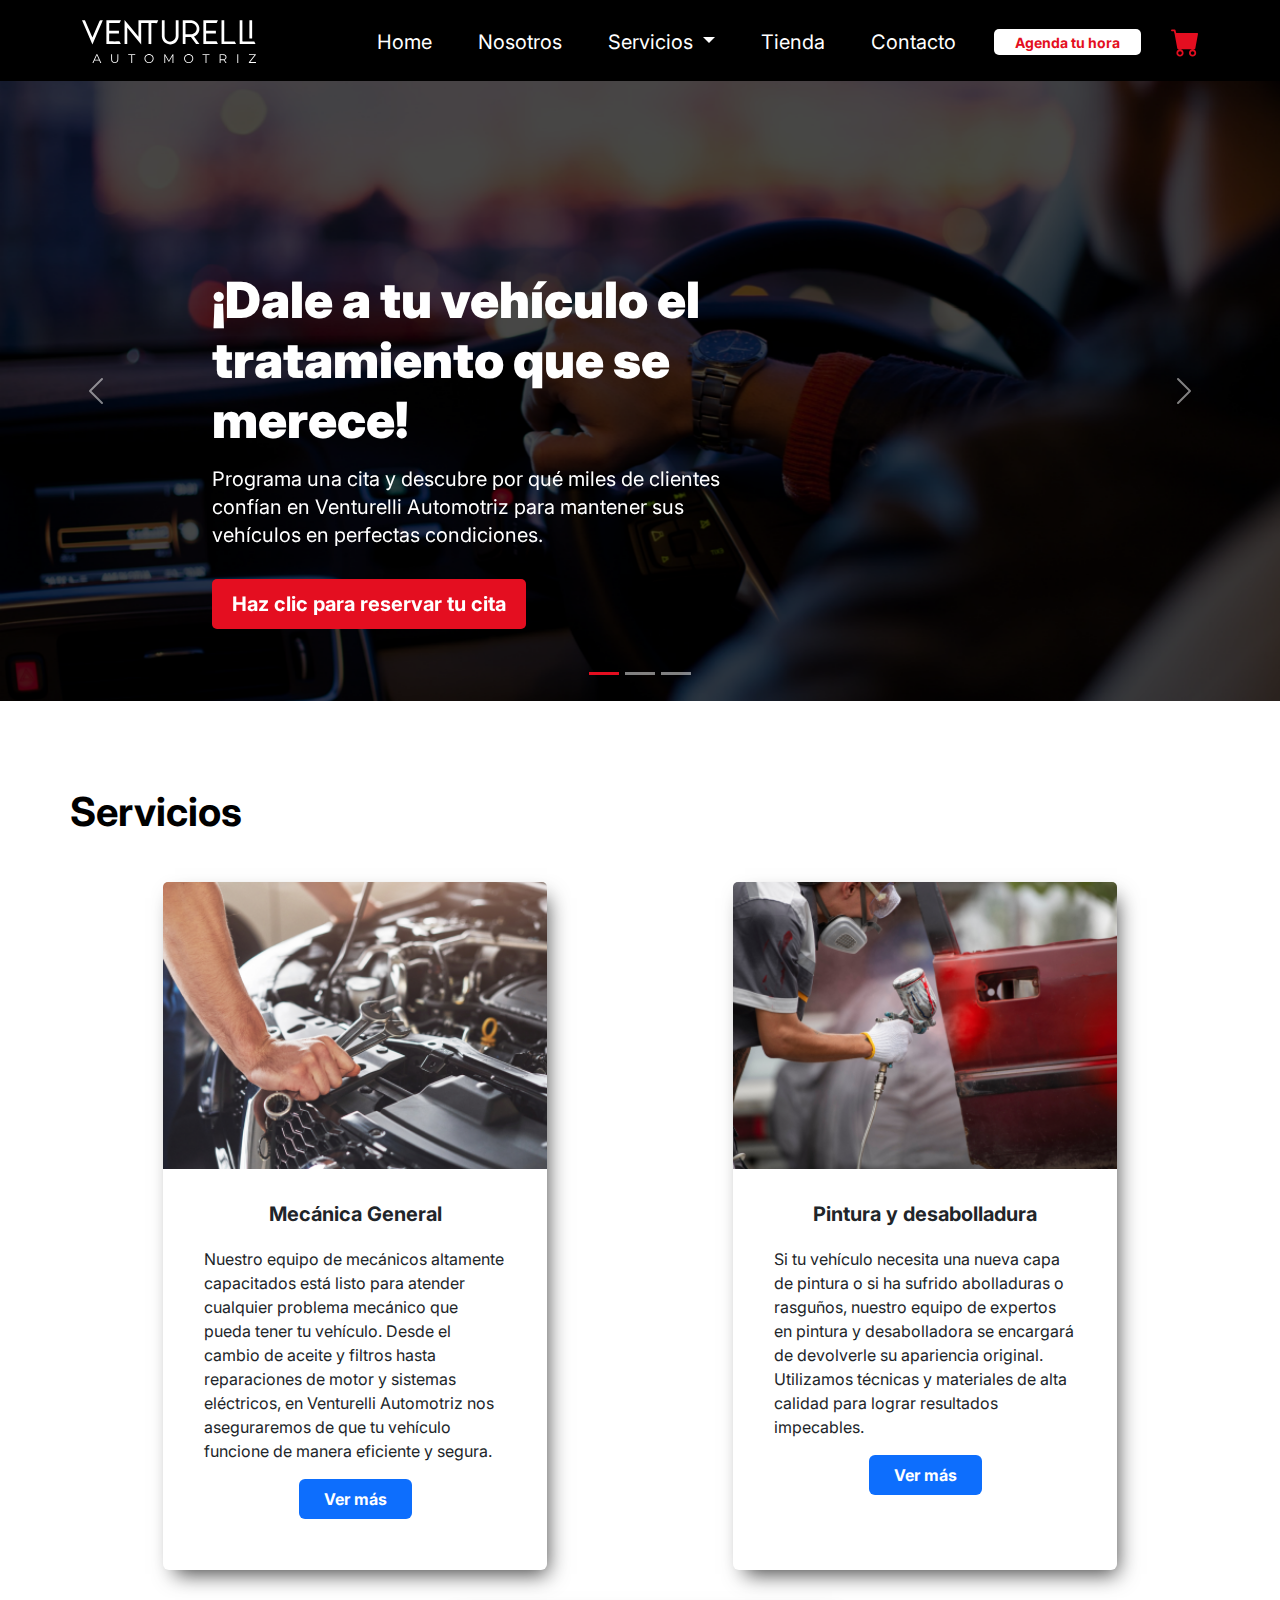
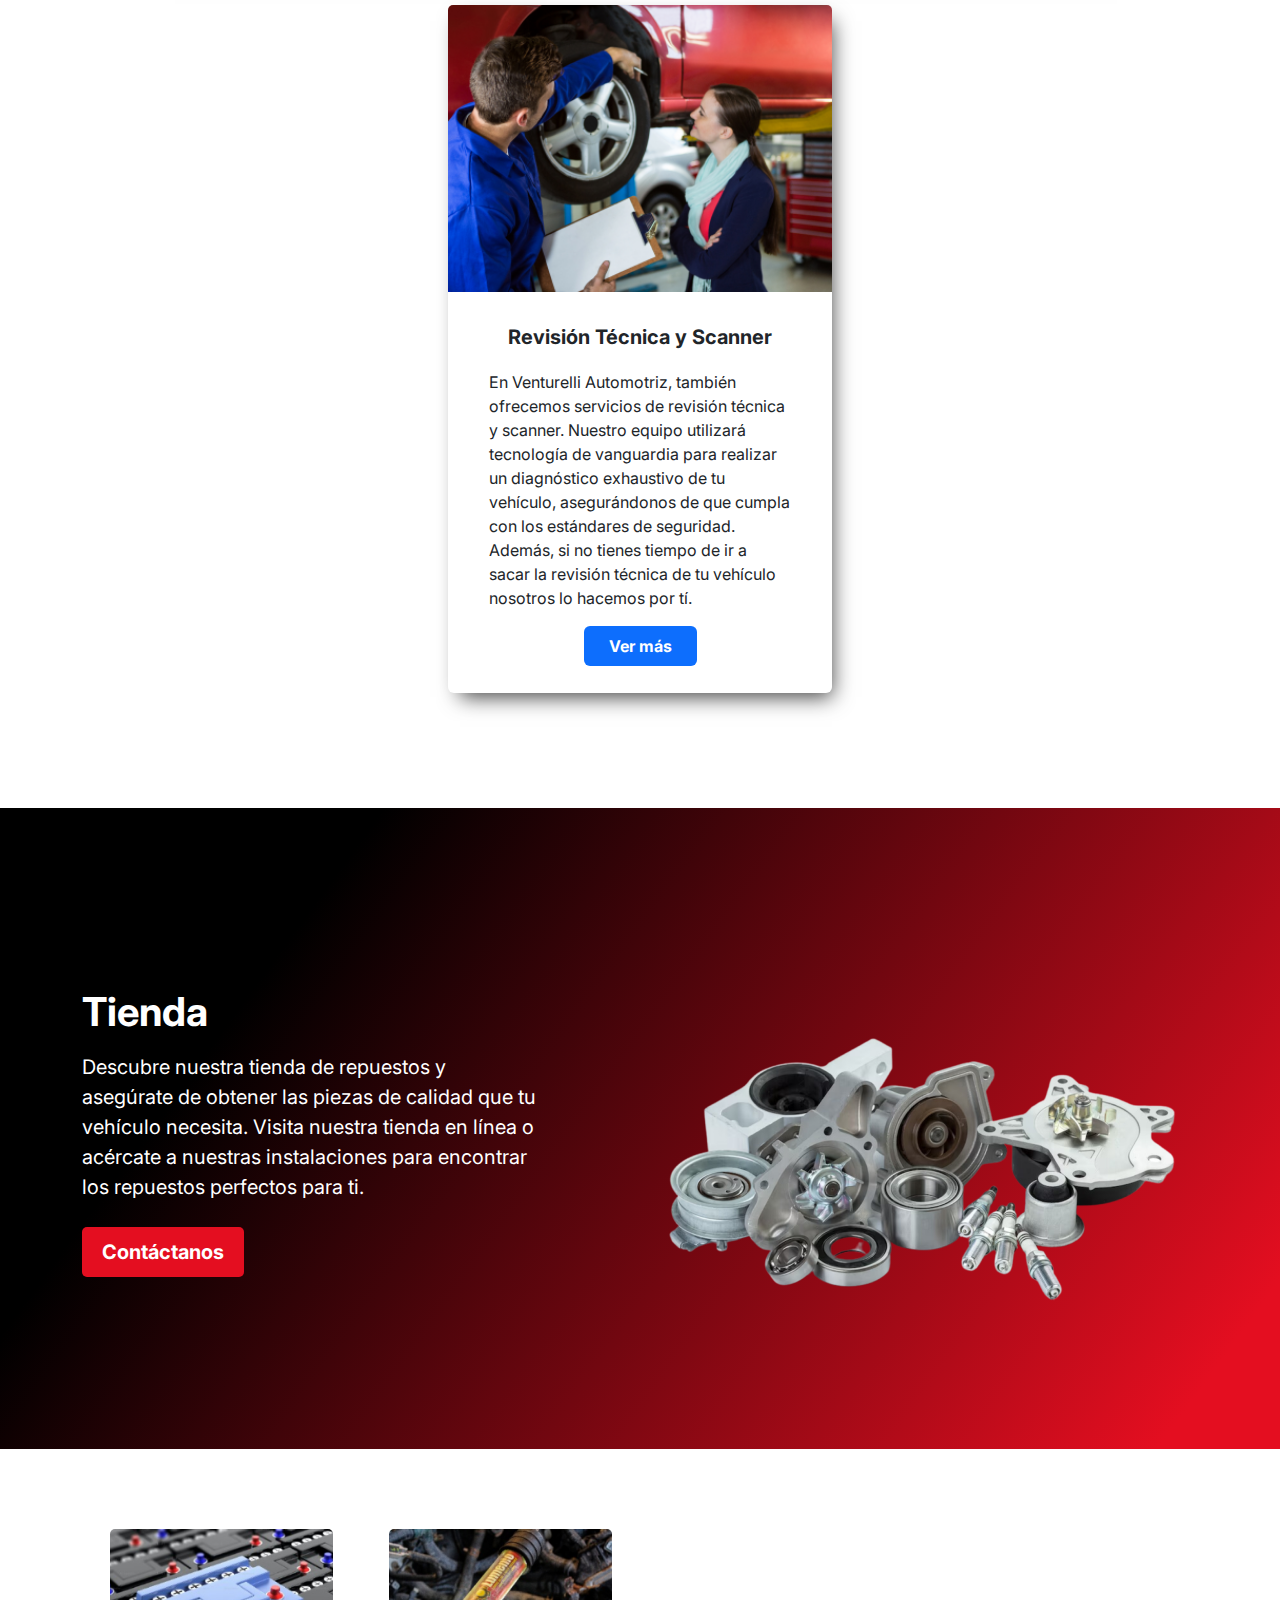
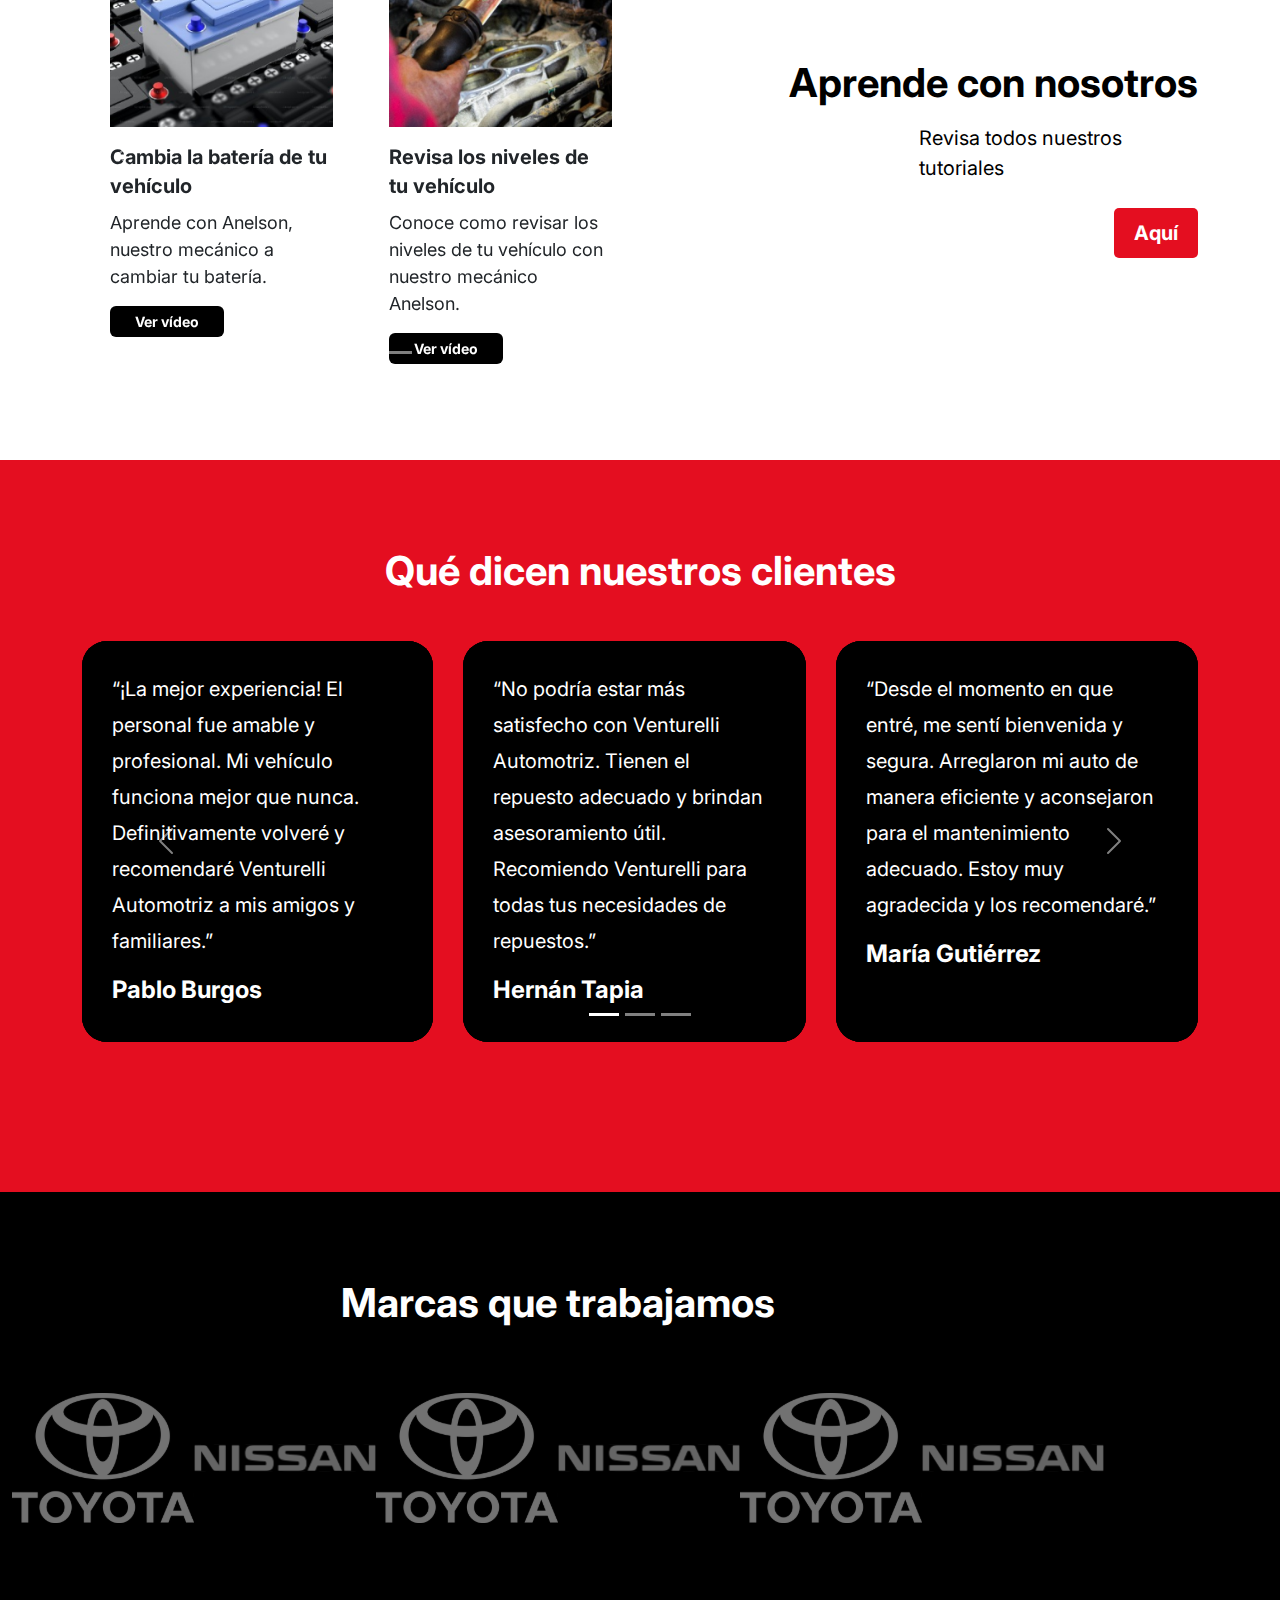
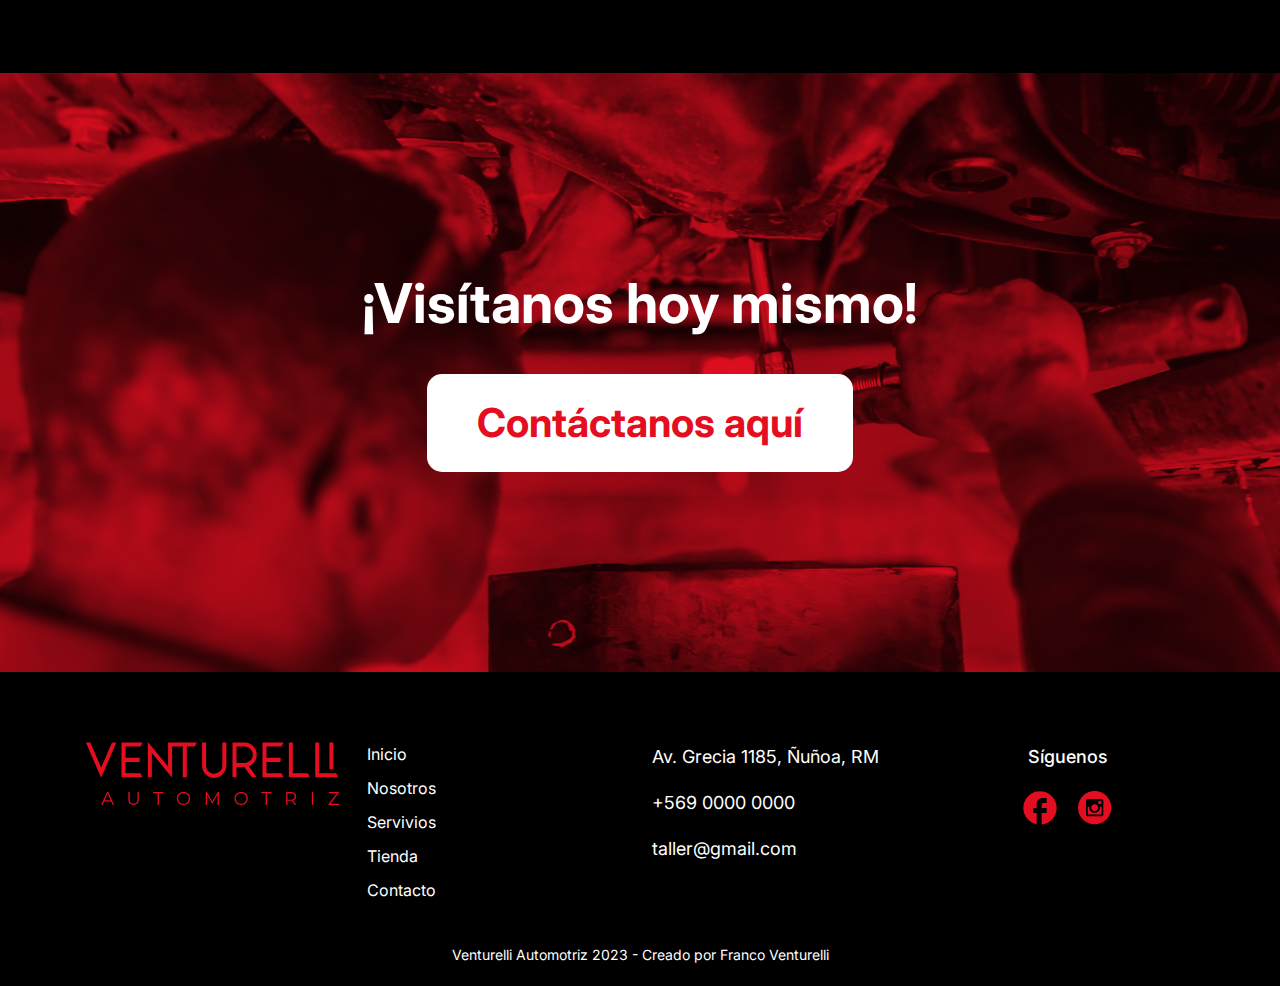
<file: index.html>
<!DOCTYPE html>
<html lang="en">
<head>
    <meta charset="UTF-8">
    <meta name="viewport" content="width=device-width, initial-scale=1.0">
    <title>Inicio</title>
    <link rel="preconnect" href="https://fonts.googleapis.com">
    <link rel="preconnect" href="https://fonts.gstatic.com" crossorigin>
    <link href="https://fonts.googleapis.com/css2?family=Inter:wght@100;200;300;400;500;600;700;800;900&display=swap" rel="stylesheet">
    <link rel="stylesheet" href="./css/bootstrap.css">
    <link rel="stylesheet" href="./scss/stile.css">
</head>
<body>
    <header>

        <section class="menu">
            <nav class="navbar navbar-expand-lg bg-body-tertiary">
            <div class="container">
                  <a class="navbar-brand" href="./index.html"><img src="./img/index/logo-blanco.svg" alt=""></a>
                  <button class="navbar-toggler" type="button" data-bs-toggle="collapse" data-bs-target="#navbarSupportedContent" aria-controls="navbarSupportedContent" aria-expanded="false" aria-label="Toggle navigation">
                    <span class="navbar-toggler-icon"></span>
                  </button>
                  
                <div class="collapse navbar-collapse" id="navbarSupportedContent">
                    <ul class="navbar-nav ms-auto">
                        <li class="nav-item">
                            <a class="nav-link active" aria-current="page" href="./index.html">Home</a>
                        </li>
                        <li class="nav-item">
                            <a class="nav-link" href="./nosotros.html">Nosotros</a>
                        </li>
                        <li class="nav-item dropdown">
                            <a class="nav-link dropdown-toggle" href="#" role="button" data-bs-toggle="dropdown" aria-expanded="false">
                              Servicios
                            </a>
                            <ul class="dropdown-menu">
                              <li><a class="dropdown-item" href="./servicios-mecanicageneral.html">Mecánica General</a></li>
                              <li><a class="dropdown-item" href="./servicios-pinturaydesabolladura.html">Pintura y desabolladura</a></li>
                              <li><hr class="dropdown-divider"></li>
                              <li><a class="dropdown-item" href="./servicios-revisiontecnica.html">Revisión Técnica y Scanner</a></li>
                            </ul>
                        </li>
                        <li class="nav-item">
                            <a class="nav-link" href="./tienda.html">Tienda</a>
                        </li>
                        <li class="nav-item">
                            <a class="nav-link" href="./contacto.html">Contacto</a>
                        </li>
                        <li class="nav-item">
                            <button class="hora"><a href="">Agenda tu hora</a></button>
                        </li>
                        <li class="nav-item">
                            <a class="color"><img src="./img/index/carrito.svg" alt="" class="carrito"></a>
                            <button class="navbar-toggler" type="button" data-bs-toggle="collapse" data-bs-target="#navbarSupportedContent" aria-controls="navbarSupportedContent" aria-expanded="false" aria-label="Toggle navigation">
                                <span class="navbar-toggler-icon"></span>
                              </button>
                        </li>
                    </ul>   
                </div>
            </div>
            </nav>

        </section>
    </header>

        <section class="banner">

            <div id="carouselExampleIndicators" class="carousel slide">
                <div class="carousel-indicators">
                  <button type="button" data-bs-target="#carouselExampleIndicators" data-bs-slide-to="0" class="active" aria-current="true" aria-label="Slide 1"></button>
                  <button type="button" data-bs-target="#carouselExampleIndicators" data-bs-slide-to="1" aria-label="Slide 2"></button>
                  <button type="button" data-bs-target="#carouselExampleIndicators" data-bs-slide-to="2" aria-label="Slide 3"></button>
                </div>
                <div class="carousel-inner">
                  <div class="carousel-item active">
                    <img src="./img/index/carrusel-01.png" class="d-block w-100" alt="...">
                  </div>
                  <div class="carousel-item">
                    <img src="./img/index/carrusel-02.png" class="d-block w-100" alt="...">
                  </div>
                  <div class="carousel-item">
                    <img src="./img/index/carrusel-03.png" class="d-block w-100" alt="...">
                  </div>
                </div>
                <button class="carousel-control-prev" type="button" data-bs-target="#carouselExampleIndicators" data-bs-slide="prev">
                  <span class="carousel-control-prev-icon" aria-hidden="true"></span>
                  <span class="visually-hidden">Previous</span>
                </button>
                <button class="carousel-control-next" type="button" data-bs-target="#carouselExampleIndicators" data-bs-slide="next">
                  <span class="carousel-control-next-icon" aria-hidden="true"></span>
                  <span class="visually-hidden">Next</span>
                </button>
            </div>

            <div class="container">
                <h1 class="titulo">¡Dale a tu vehículo el tratamiento que se merece!</h1>
                <p class="texto">Programa una cita y descubre por qué miles de clientes confían en Venturelli Automotriz para mantener sus vehículos en perfectas condiciones.</p>
                <button class="boton">Haz clic para reservar tu cita</button>
            </div>
        
        </section>

    
<!--servicios-->
        <section class="servicios container">
            <h2>Servicios</h2>

            <div class="container text-center">
                <div class="row">
                  <div class="col">
                    <div class="card mx-auto" style="width: 24rem;">
                        <img src="./img/index/servicios-01.png" class="card-img-top" alt="...">
                        <div class="card-body">
                          <h5 class="card-title">Mecánica General</h5>
                          <p class="card-text">Nuestro equipo de mecánicos altamente capacitados está listo para atender cualquier problema mecánico que pueda tener tu vehículo. Desde el cambio de aceite y filtros hasta reparaciones de motor y sistemas eléctricos, en Venturelli Automotriz nos aseguraremos de que tu vehículo funcione de manera eficiente y segura.</p>
                          <a href="./servicios.html" class="btn btn-primary">Ver más</a>
                        </div>
                      </div>
                  </div>
                  <div class="col">
                    <div class="card mx-auto" style="width: 24rem;">
                        <img src="./img/index/servicios-02.png" class="card-img-top" alt="...">
                        <div class="card-body">
                          <h5 class="card-title">Pintura y desabolladura</h5>
                          <p class="card-text">Si tu vehículo necesita una nueva capa de pintura o si ha sufrido abolladuras o rasguños, nuestro equipo de expertos en pintura y desabolladora se encargará de devolverle su apariencia original. Utilizamos técnicas y materiales de alta calidad para lograr resultados impecables.</p>
                          <a href="#" class="btn btn-primary">Ver más</a>
                        </div>
                      </div>
                  </div>
                  <div class="col">
                    <div class="card mx-auto" style="width: 24rem;">
                        <img src="./img/index/servicios-03.png" class="card-img-top" alt="...">
                        <div class="card-body">
                          <h5 class="card-title">Revisión Técnica y Scanner</h5>
                          <p class="card-text">En Venturelli Automotriz, también ofrecemos servicios de revisión técnica y scanner. Nuestro equipo utilizará tecnología de vanguardia para realizar un diagnóstico exhaustivo de tu vehículo, asegurándonos de que cumpla con los estándares de seguridad.
                            Además, si no tienes tiempo de ir a sacar la revisión técnica de tu vehículo nosotros lo hacemos por tí.</p>
                          <a href="#" class="btn btn-primary">Ver más</a>
                        </div>
                      </div>
                  </div>
                </div>
              </div>

        </section>
        
<!--tienda-->
            
        
        <section class="tienda">
           <div class="container">
                <div>
                    <h2>Tienda</h2>
                    <p class="texto">Descubre nuestra tienda de repuestos y asegúrate de obtener las piezas de calidad que tu vehículo necesita. Visita nuestra tienda en línea o acércate a nuestras instalaciones para encontrar los repuestos perfectos para ti.</p>
                    <button class="boton">Contáctanos</button>
                </div>
                <img src="./img/index/tienda.png" alt="repuestos" class="img-fluid">
           </div>
        </section>
                  
        
        <section class="aprende container">

            <div class="aprende-nosotros">

                <div id="carouselExampleIndicators" class="carousel slide">
                    <div class="carousel-indicators">
                      <button type="button" data-bs-target="#carouselExampleIndicators" data-bs-slide-to="0" class="active" aria-current="true" aria-label="Slide 1"></button>
                      <button type="button" data-bs-target="#carouselExampleIndicators" data-bs-slide-to="1" aria-label="Slide 2"></button>
                      <button type="button" data-bs-target="#carouselExampleIndicators" data-bs-slide-to="2" aria-label="Slide 3"></button>
                    </div>
                    <div class="carousel-inner">
                      <div class="carousel-item active">
                        <div class="videos">
                            <div class="card">
                                <img src="img/index/videoimagen-01.png" class="card-img-top" alt="...">
                                <div class="card-body">
                                  <h5 class="card-title">Cambia la batería de tu vehículo</h5>
                                  <p class="card-text">Aprende con Anelson, nuestro mecánico a cambiar tu batería.</p>
                                  <a href="#" class="btn btn-primary">Ver vídeo</a>
                                </div>
                            </div>
                            <div class="card">
                                <img src="img/index/videoimagen-02.png" class="card-img-top" alt="...">
                                <div class="card-body">
                                  <h5 class="card-title">Revisa los niveles de tu vehículo</h5>
                                  <p class="card-text">Conoce como revisar los niveles de tu vehículo con nuestro mecánico Anelson.</p>
                                  <a href="#" class="btn btn-primary">Ver vídeo</a>
                                </div>
                            </div>
                        </div>
                      </div>
                      <div class="carousel-item">
                        <div class="videos">
                            <div class="card">
                                <img src="img/index/videoimagen-01.png" class="card-img-top" alt="...">
                                <div class="card-body">
                                  <h5 class="card-title">Card title</h5>
                                  <p class="card-text">Some quick example text to build on the card title and make up the bulk of the card's content.</p>
                                  <a href="#" class="btn btn-primary">Go somewhere</a>
                                </div>
                            </div>
                            <div class="card">
                                <img src="img/index/videoimagen-01.png" class="card-img-top" alt="...">
                                <div class="card-body">
                                  <h5 class="card-title">Card title</h5>
                                  <p class="card-text">Some quick example text to build on the card title and make up the bulk of the card's content.</p>
                                  <a href="#" class="btn btn-primary">Go somewhere</a>
                                </div>
                            </div>
                        </div>
                      </div>
                      <div class="carousel-item">
                        <div class="videos">
                            <div class="card">
                                <img src="img/index/videoimagen-01.png" class="card-img-top" alt="...">
                                <div class="card-body">
                                  <h5 class="card-title">Card title</h5>
                                  <p class="card-text">Some quick example text to build on the card title and make up the bulk of the card's content.</p>
                                  <a href="#" class="btn btn-primary">Go somewhere</a>
                                </div>
                            </div>
                            <div class="card">
                                <img src="img/index/videoimagen-01.png" class="card-img-top" alt="...">
                                <div class="card-body">
                                  <h5 class="card-title">Card title</h5>
                                  <p class="card-text">Some quick example text to build on the card title and make up the bulk of the card's content.</p>
                                  <a href="#" class="btn btn-primary">Go somewhere</a>
                                </div>
                            </div>
                        </div>
                      </div>
                    </div>
                    <button class="carousel-control-prev" type="button" data-bs-target="#carouselExampleIndicators" data-bs-slide="prev">
                      <span class="carousel-control-prev-icon" aria-hidden="true"></span>
                      <span class="visually-hidden">Previous</span>
                    </button>
                    <button class="carousel-control-next" type="button" data-bs-target="#carouselExampleIndicators" data-bs-slide="next">
                      <span class="carousel-control-next-icon" aria-hidden="true"></span>
                      <span class="visually-hidden">Next</span>
                    </button>
                </div>
    
                <div class="texto">
                    <h2>Aprende con nosotros</h2>
                        <p class="texto">Revisa todos nuestros tutoriales</p>
                        <button class="boton">Aquí</button>
                </div>

            </div>
            
        </section>
                                           <!-- SECTION CLIENTE -->
        <section class="opiniones">
            
          <div class="container">

            <h2 class="subtitulo">Qué dicen nuestros clientes</h2>
            
            <div class="tarjetas">

              <div id="carouselExampleIndicators" class="carousel slide">
                <div class="carousel-indicators">
                  <button type="button" data-bs-target="#carouselExampleIndicators" data-bs-slide-to="0" class="active" aria-current="true" aria-label="Slide 1"></button>
                  <button type="button" data-bs-target="#carouselExampleIndicators" data-bs-slide-to="1" aria-label="Slide 2"></button>
                  <button type="button" data-bs-target="#carouselExampleIndicators" data-bs-slide-to="2" aria-label="Slide 3"></button>
                </div>

                <div class="carousel-inner">
                  
                  <div class="carousel-item active">

                    <div class="card">
                      <div class="card-body">      
                        <p class="card-text">“¡La mejor experiencia! El personal fue amable y profesional. Mi vehículo funciona mejor que nunca. Definitivamente volveré y recomendaré Venturelli Automotriz a mis amigos y familiares.”</p>
                        <h5 class="card-title">Pablo Burgos</h5>
                      </div>
                    </div>

                    <div class="card">
                      <div class="card-body">      
                        <p class="card-text">“No podría estar más satisfecho con Venturelli Automotriz. Tienen el repuesto adecuado y brindan asesoramiento útil. Recomiendo Venturelli para todas tus necesidades de repuestos.”</p>
                        <h5 class="card-title">Hernán Tapia</h5>
                      </div>
                    </div>

                    <div class="card">
                      <div class="card-body">      
                        <p class="card-text">“Desde el momento en que entré, me sentí bienvenida y segura. Arreglaron mi auto de manera eficiente y aconsejaron para el mantenimiento adecuado. Estoy muy agradecida y los recomendaré.”</p>
                        <h5 class="card-title">María Gutiérrez</h5>
                      </div>
                    </div>

                  </div>


                  <div class="carousel-item">
                    
                    <div class="card">
                      <div class="card-body">      
                        <p class="card-text">“¡La mejor experiencia! El personal fue amable y profesional. Mi vehículo funciona mejor que nunca. Definitivamente volveré y recomendaré Venturelli Automotriz a mis amigos y familiares.”</p>
                        <h5 class="card-title">Pablo Burgos</h5>
                      </div>
                    </div>

                    <div class="card">
                      <div class="card-body">      
                        <p class="card-text">“No podría estar más satisfecho con Venturelli Automotriz. Tienen el repuesto adecuado y brindan asesoramiento útil. Recomiendo Venturelli para todas tus necesidades de repuestos.”</p>
                        <h5 class="card-title">Hernán Tapia</h5>
                      </div>
                    </div>

                    <div class="card">
                      <div class="card-body">      
                        <p class="card-text">“Desde el momento en que entré, me sentí bienvenida y segura. Arreglaron mi auto de manera eficiente y aconsejaron para el mantenimiento adecuado. Estoy muy agradecida y los recomendaré.”</p>
                        <h5 class="card-title">María Gutiérrez</h5>
                      </div>
                    </div>

                  </div>

                  <div class="carousel-item">
                    
                    <div class="card">
                      <div class="card-body">      
                        <p class="card-text">“¡La mejor experiencia! El personal fue amable y profesional. Mi vehículo funciona mejor que nunca. Definitivamente volveré y recomendaré Venturelli Automotriz a mis amigos y familiares.”</p>
                        <h5 class="card-title">Pablo Burgos</h5>
                      </div>
                    </div>

                    <div class="card">
                      <div class="card-body">      
                        <p class="card-text">“No podría estar más satisfecho con Venturelli Automotriz. Tienen el repuesto adecuado y brindan asesoramiento útil. Recomiendo Venturelli para todas tus necesidades de repuestos.”</p>
                        <h5 class="card-title">Hernán Tapia</h5>
                      </div>
                    </div>

                    <div class="card">
                      <div class="card-body">      
                        <p class="card-text">“Desde el momento en que entré, me sentí bienvenida y segura. Arreglaron mi auto de manera eficiente y aconsejaron para el mantenimiento adecuado. Estoy muy agradecida y los recomendaré.”</p>
                        <h5 class="card-title">María Gutiérrez</h5>
                      </div>
                    </div>
                  </div>
                </div>

                <button class="carousel-control-prev" type="button" data-bs-target="#carouselExampleIndicators" data-bs-slide="prev">
                  <span class="carousel-control-prev-icon" aria-hidden="true"></span>
                  <span class="visually-hidden">Previous</span>
                </button>
                <button class="carousel-control-next" type="button" data-bs-target="#carouselExampleIndicators" data-bs-slide="next">
                  <span class="carousel-control-next-icon" aria-hidden="true"></span>
                  <span class="visually-hidden">Next</span>
                </button>
              </div>
                

            </div>

          </div>
            
        </section>
    
    
    
        <section class="marcas">

            <div class="container row justify-content-md-center">
              <h2 class="subtitulos">Marcas que trabajamos</h2>
              <div class="logos-marcas">
                <img src="./img/index/toyota.svg" alt="" class="col img-fluid">
                <img src="./img/index/nissan.svg" alt="" class="col img-fluid">
                <img src="./img/index/toyota.svg" alt="" class="col img-fluid">
                <img src="./img/index/nissan.svg" alt="" class="col img-fluid">
                <img src="./img/index/toyota.svg" alt="" class="col img-fluid">
                <img src="./img/index/nissan.svg" alt="" class="col img-fluid">
              </div>
            </div>

        </section>
                                          <!--agendar hora-->
        
        
        <section class="agendar-hora">
                        
            <div class="container">
              <div class="texto-agendar">
                <h2 class="subtitulo">¡Visítanos hoy mismo!</h2>
                <button class="btn-lg"><a href="./contacto.html">Contáctanos aquí</a></button>
              </div>
            </div>
            

        </section>

        

        <footer>
            <div class="container">
              <div class="menu-footer row justify-content-md-center">
                <div class="logo col">
                  <img src="./img/index/logo-rojo.svg" alt="" class="logo">
                </div>
  
                <div class="menu col">
                    <a href="./index.html">Inicio</a>
                    <a href="./nosotros.html">Nosotros</a>
                    <a href="./servicios.html">Servivios</a>
                    <a href="./tienda.html">Tienda</a>
                    <a href="./contacto.html">Contacto</a>
                </div>
  
                <div class="datos-empresa col">
                    <p>Av. Grecia 1185, Ñuñoa, RM</p>
                    <p>+569 0000 0000</p>
                    <p>taller@gmail.com</p>
                </div>
  
                <div class="rrss col">
                    <p>Síguenos</p>
                    <div class="icono">
                      <img src="./img/index/facebook.svg" alt="">
                      <img src="./img/index/instagram.svg" alt="">
                    </div>
                    
                </div>
              </div>
  
              <span>Venturelli Automotriz 2023 - Creado por Franco Venturelli</span>
            </div>

        </footer>
        <script src="https://cdn.jsdelivr.net/npm/bootstrap@5.3.0/dist/js/bootstrap.bundle.min.js" integrity="sha384-geWF76RCwLtnZ8qwWowPQNguL3RmwHVBC9FhGdlKrxdiJJigb/j/68SIy3Te4Bkz" crossorigin="anonymous"></script>
</body>
</html>
</file>
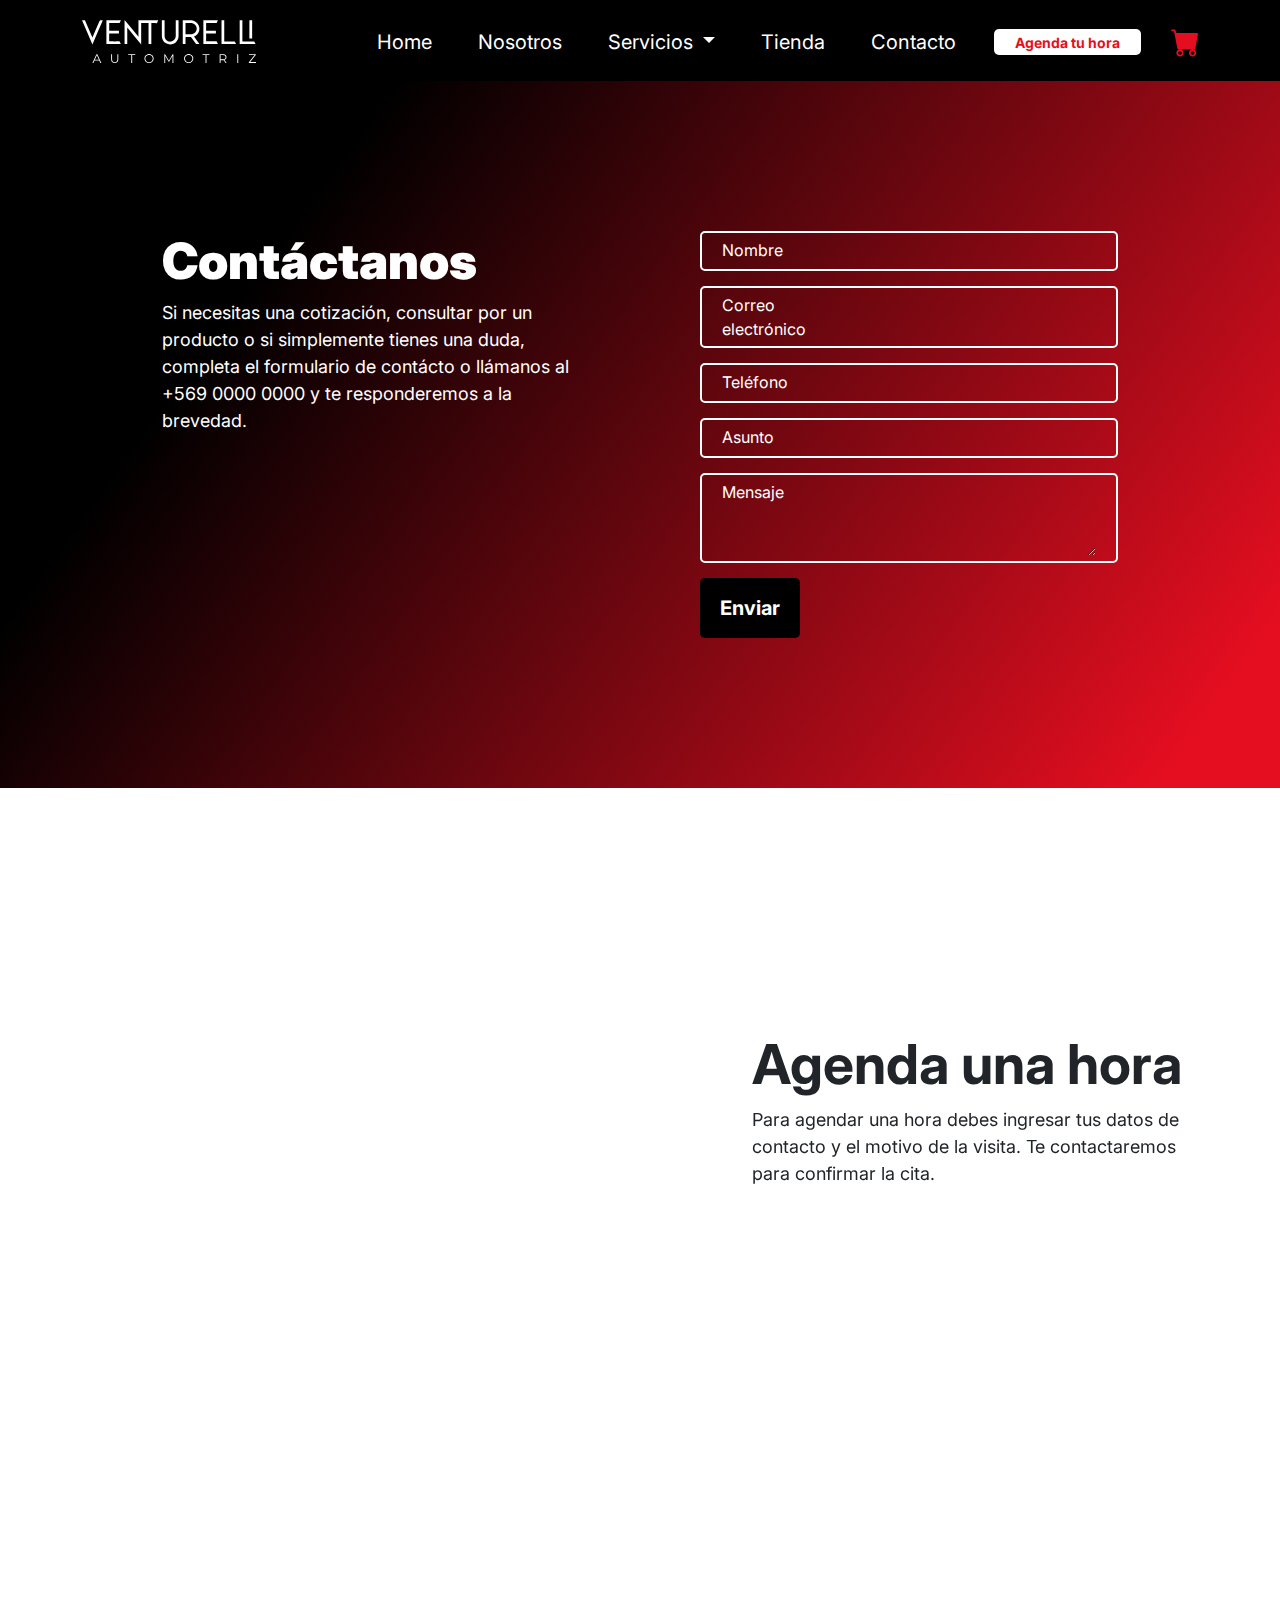
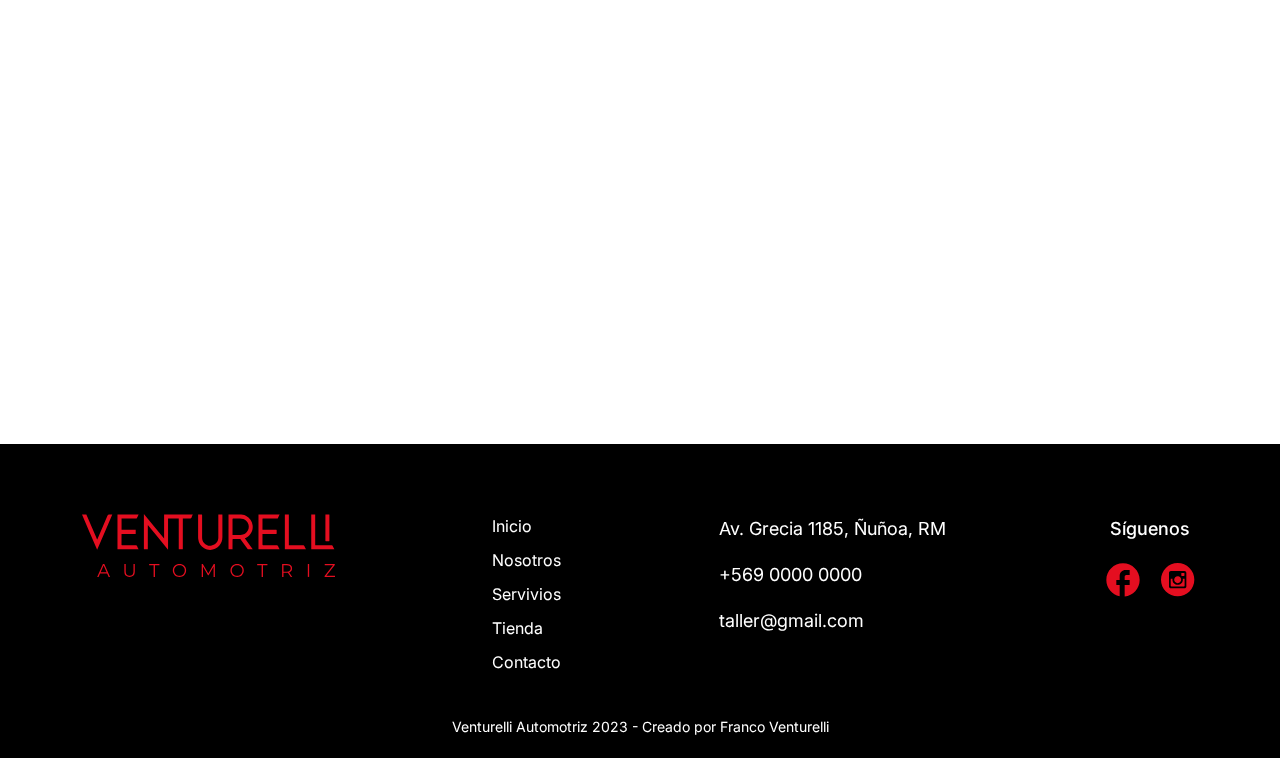
<file: contacto.html>
<!DOCTYPE html>
<html lang="en">
<head>
    <meta charset="UTF-8">
    <meta name="viewport" content="width=device-width, initial-scale=1.0">
    <title>Contacto</title>
    <link rel="preconnect" href="https://fonts.googleapis.com">
    <link rel="preconnect" href="https://fonts.gstatic.com" crossorigin>
    <link href="https://fonts.googleapis.com/css2?family=Inter:wght@100;200;300;400;500;600;700;800;900&display=swap" rel="stylesheet">
    <link rel="stylesheet" href="./css/bootstrap.css">
    <link rel="stylesheet" href="./scss/stile.css">
</head>
<body>
    <header>

        <section class="menu">
            <nav class="navbar navbar-expand-lg bg-body-tertiary">
            <div class="container">
                  <a class="navbar-brand" href="./index.html"><img src="./img/index/logo-blanco.svg" alt=""></a>
                  <button class="navbar-toggler" type="button" data-bs-toggle="collapse" data-bs-target="#navbarSupportedContent" aria-controls="navbarSupportedContent" aria-expanded="false" aria-label="Toggle navigation">
                    <span class="navbar-toggler-icon"></span>
                  </button>
                  
                <div class="collapse navbar-collapse" id="navbarSupportedContent">
                    <ul class="navbar-nav ms-auto">
                        <li class="nav-item">
                            <a class="nav-link active" aria-current="page" href="./index.html">Home</a>
                        </li>
                        <li class="nav-item">
                            <a class="nav-link" href="./nosotros.html">Nosotros</a>
                        </li>
                        <li class="nav-item dropdown">
                            <a class="nav-link dropdown-toggle" href="#" role="button" data-bs-toggle="dropdown" aria-expanded="false">
                              Servicios
                            </a>
                            <ul class="dropdown-menu">
                              <li><a class="dropdown-item" href="./servicios-mecanicageneral.html">Mecánica General</a></li>
                              <li><a class="dropdown-item" href="./servicios-pinturaydesabolladura.html">Pintura y desabolladura</a></li>
                              <li><hr class="dropdown-divider"></li>
                              <li><a class="dropdown-item" href="./servicios-revisiontecnica.html">Revisión Técnica y Scanner</a></li>
                            </ul>
                        </li>
                        <li class="nav-item">
                            <a class="nav-link" href="./tienda.html">Tienda</a>
                        </li>
                        <li class="nav-item">
                            <a class="nav-link" href="./contacto.html">Contacto</a>
                        </li>
                        <li class="nav-item">
                            <button class="hora"><a href="">Agenda tu hora</a></button>
                        </li>
                        <li class="nav-item">
                            <a class="color"><img src="./img/index/carrito.svg" alt="" class="carrito"></a>
                            <button class="navbar-toggler" type="button" data-bs-toggle="collapse" data-bs-target="#navbarSupportedContent" aria-controls="navbarSupportedContent" aria-expanded="false" aria-label="Toggle navigation">
                                <span class="navbar-toggler-icon"></span>
                              </button>
                        </li>
                    </ul>   
                </div>
            </div>
            </nav>

        </section>

    </header>

    <section class="contacto">

      <div class="container">

        <div class="texto-contacto col">
          <h4>Contáctanos</h4>
          <p>Si necesitas una cotización, consultar por un producto o si simplemente tienes una duda, completa el formulario de contácto o llámanos al +569 0000 0000 y te responderemos a la brevedad.</p>
        </div>

        <div class="formulario col">
          <form action="/my-handling-form-page" method="post">
            <div class="casilla">
              <label for="name">Nombre</label>
              <input type="text" id="name" name="user_name">
            </div>
            <div class="casilla">
              <label for="mail">Correo electrónico</label>
              <input type="email" id="mail" name="user_email">
            </div>
            <div class="casilla">
              <label for="name">Teléfono</label>
              <input type="text" id="telefono" name="user_name">
            </div>
            <div class="casilla">
              <label for="name">Asunto</label>
              <input type="text" id="asunto" name="user_name">
            </div>
            <div class="casilla" id="mensaje">
              <label for="msg">Mensaje</label>
              <textarea id="msg" name="user_message"></textarea>
            </div>
            <div class="button">
              <button type="submit">Enviar</button>
            </div>
          </form>
        </div>

      </div>
      
    </section>
    
    <section class="agendar-contacto">

      <div class="container">
        <iframe src="https://calendar.google.com/calendar/embed?height=600&wkst=1&bgcolor=%23ffffff&ctz=America%2FSantiago&showTitle=1&title=Venturelli%20Automotriz&src=NmQ0ZTYyYjlhOTk0Y2UwZDgzODQ4OGM1ZmFiN2MwOTYxMzIwNDM5NWViMmE5ZTdmM2JhZGJiZmQxNTc3NmJjNkBncm91cC5jYWxlbmRhci5nb29nbGUuY29t&color=%23D81B60" style="border:solid 1px #FFFFFF" width="600" height="450" frameborder="0" scrolling="no"></iframe>
        <div class="textos">
          <span>Agenda una hora</span>
          <p>Para agendar una hora debes ingresar tus datos de contacto y el motivo de la visita. Te contactaremos para confirmar la cita.</p>
        </div>
      </div>

    </section>

    

    <section class="mapa">
        <iframe src="https://www.google.com/maps/embed?pb=!1m18!1m12!1m3!1d3328.5273423668114!2d-70.62177862442248!3d-33.461618773385084!2m3!1f0!2f0!3f0!3m2!1i1024!2i768!4f13.1!3m3!1m2!1s0x9662cf8ada447781%3A0xeab7a99fd16c2b0d!2sAv.%20Grecia%201185%2C%207780049%20%C3%91u%C3%B1oa%2C%20Regi%C3%B3n%20Metropolitana!5e0!3m2!1ses!2scl!4v1686625971344!5m2!1ses!2scl" width="1920" height="600" style="border:0;" allowfullscreen="" loading="lazy" referrerpolicy="no-referrer-when-downgrade"></iframe>
    </section>



    <footer>
        <div class="container">
          <div class="menu-footer">
            <div class="logo">
              <img src="./img/index/logo-rojo.svg" alt="" class="logo">
            </div>

            <div class="menu">
                <a href="./index.html">Inicio</a>
                <a href="./nosotros.html">Nosotros</a>
                <a href="./servicios.html">Servivios</a>
                <a href="./tienda.html">Tienda</a>
                <a href="./contacto.html">Contacto</a>
            </div>

            <div class="datos-empresa">
                <p>Av. Grecia 1185, Ñuñoa, RM</p>
                <p>+569 0000 0000</p>
                <p>taller@gmail.com</p>
            </div>

            <div class="rrss">
                <p>Síguenos</p>
                <div class="icono">
                  <img src="./img/index/facebook.svg" alt="">
                  <img src="./img/index/instagram.svg" alt="">
                </div>
                
            </div>
          </div>

          <span>Venturelli Automotriz 2023 - Creado por Franco Venturelli</span>
        </div>

    </footer>
    <script src="https://cdn.jsdelivr.net/npm/bootstrap@5.3.0/dist/js/bootstrap.bundle.min.js" integrity="sha384-geWF76RCwLtnZ8qwWowPQNguL3RmwHVBC9FhGdlKrxdiJJigb/j/68SIy3Te4Bkz" crossorigin="anonymous"></script>
   
</body>
</html>
</file>
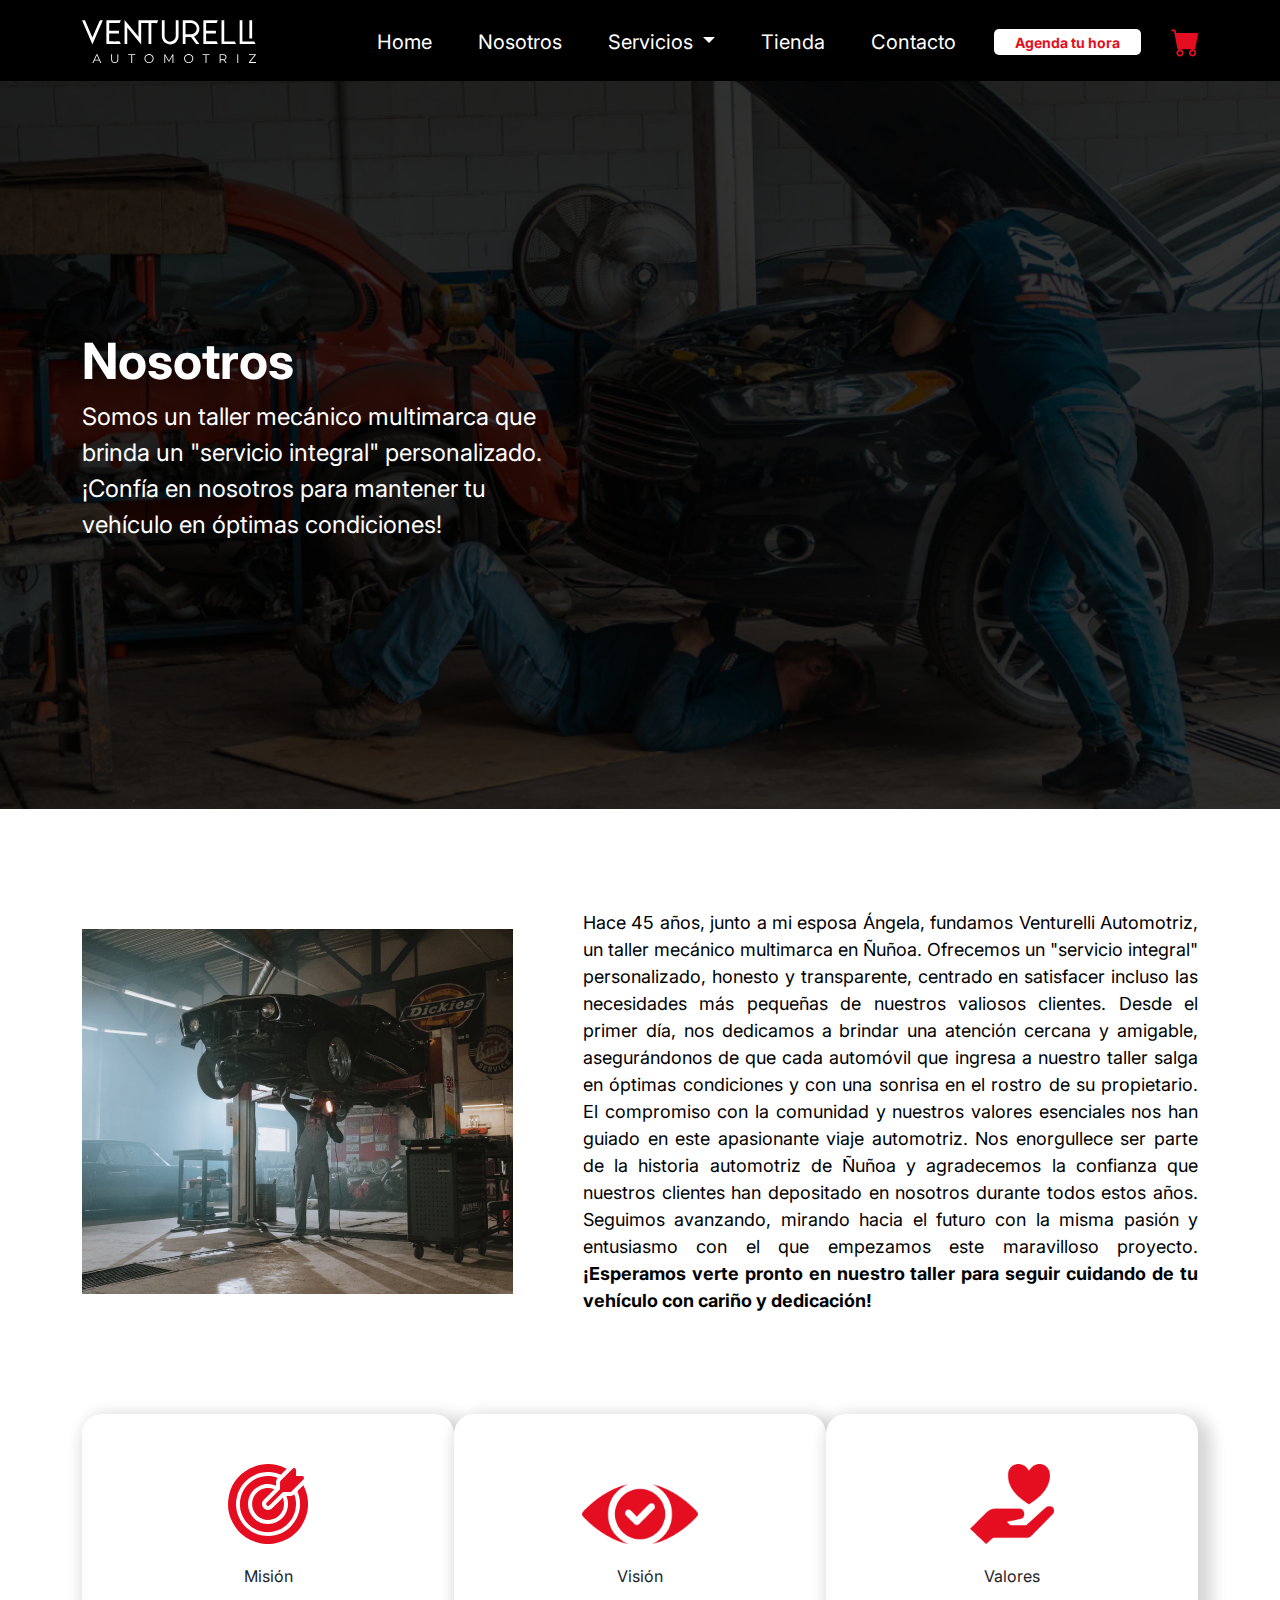
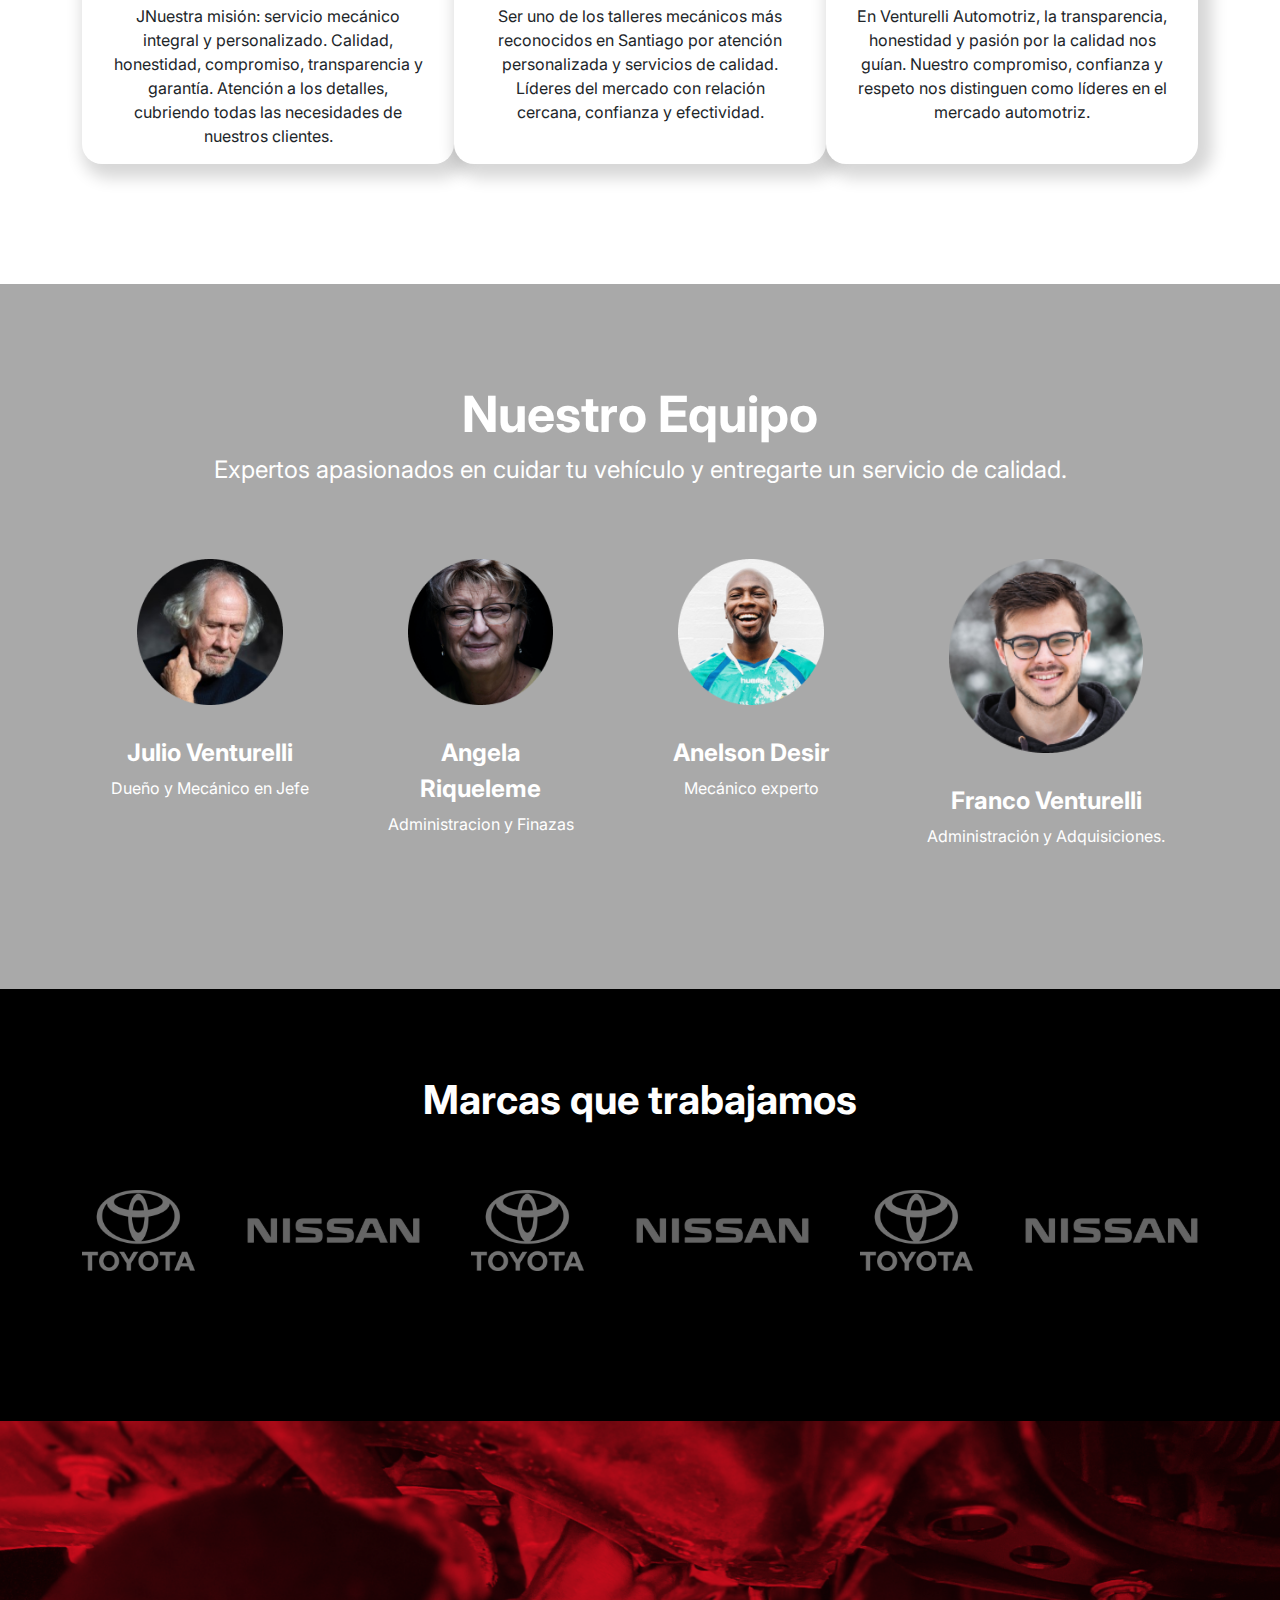
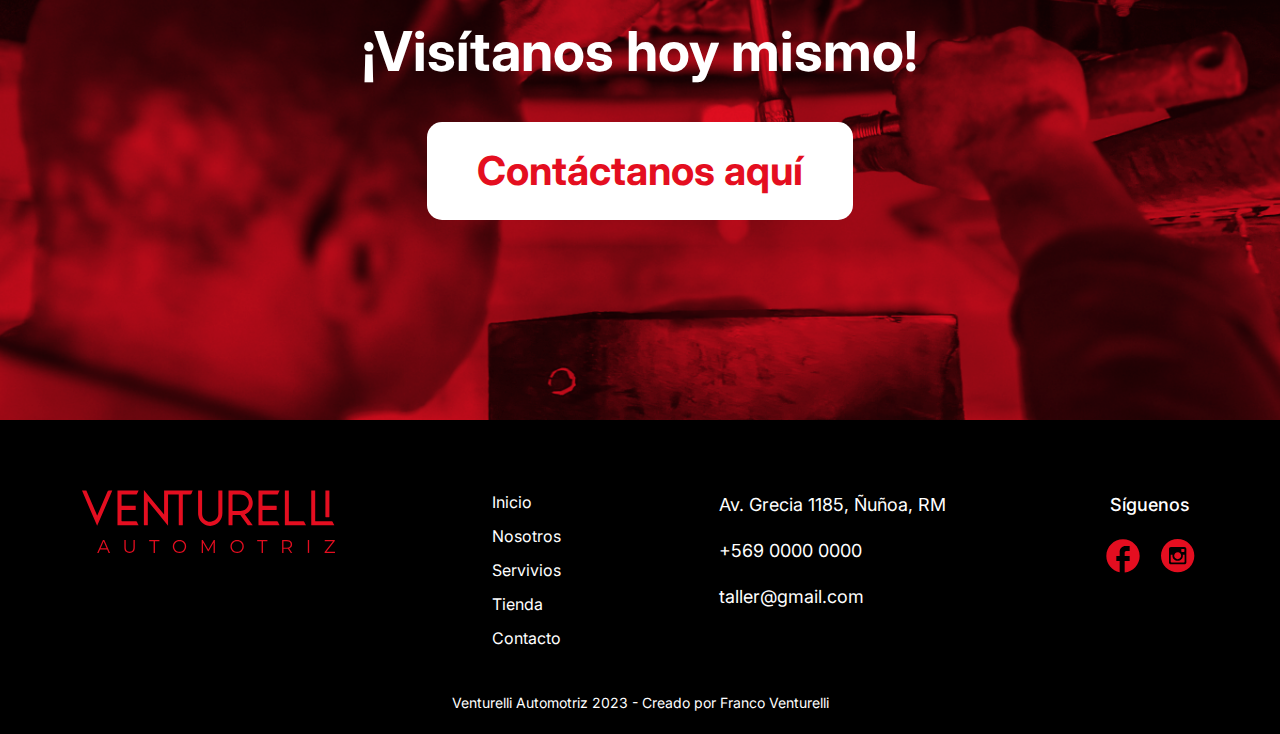
<file: nosotros.html>
<!DOCTYPE html>
<html lang="en">
 <head>
        <meta charset="UTF-8">
         <meta name="viewport" content="width=device-width, initial-scale=1.0">
        <title>Nosotros</title>
        <link rel="preconnect" href="https://fonts.googleapis.com">
         <link rel="preconnect" href="https://fonts.gstatic.com" crossorigin>
        <link href="https://fonts.googleapis.com/css2?family=Inter:wght@100;200;300;400;500;600;700;800;900&display=swap" rel="stylesheet">
        <link rel="stylesheet" href="./css/bootstrap.css">
        <link rel="stylesheet" href="./scss/stile.css">
 </head>
<body>
    <header>

        <section class="menu">
            <nav class="navbar navbar-expand-lg bg-body-tertiary">
            <div class="container">
                  <a class="navbar-brand" href="./index.html"><img src="./img/index/logo-blanco.svg" alt=""></a>
                  <button class="navbar-toggler" type="button" data-bs-toggle="collapse" data-bs-target="#navbarSupportedContent" aria-controls="navbarSupportedContent" aria-expanded="false" aria-label="Toggle navigation">
                    <span class="navbar-toggler-icon"></span>
                  </button>
                  
                <div class="collapse navbar-collapse" id="navbarSupportedContent">
                    <ul class="navbar-nav ms-auto">
                        <li class="nav-item">
                            <a class="nav-link active" aria-current="page" href="./index.html">Home</a>
                        </li>
                        <li class="nav-item">
                            <a class="nav-link" href="./nosotros.html">Nosotros</a>
                        </li>
                        <li class="nav-item dropdown">
                            <a class="nav-link dropdown-toggle" href="#" role="button" data-bs-toggle="dropdown" aria-expanded="false">
                              Servicios
                            </a>
                            <ul class="dropdown-menu">
                              <li><a class="dropdown-item" href="./servicios-mecanicageneral.html">Mecánica General</a></li>
                              <li><a class="dropdown-item" href="./servicios-pinturaydesabolladura.html">Pintura y desabolladura</a></li>
                              <li><hr class="dropdown-divider"></li>
                              <li><a class="dropdown-item" href="./servicios-revisiontecnica.html">Revisión Técnica y Scanner</a></li>
                            </ul>
                        </li>
                        <li class="nav-item">
                            <a class="nav-link" href="./tienda.html">Tienda</a>
                        </li>
                        <li class="nav-item">
                            <a class="nav-link" href="./contacto.html">Contacto</a>
                        </li>
                        <li class="nav-item">
                            <button class="hora"><a href="">Agenda tu hora</a></button>
                        </li>
                        <li class="nav-item">
                            <a class="color"><img src="./img/index/carrito.svg" alt="" class="carrito"></a>
                            <button class="navbar-toggler" type="button" data-bs-toggle="collapse" data-bs-target="#navbarSupportedContent" aria-controls="navbarSupportedContent" aria-expanded="false" aria-label="Toggle navigation">
                                <span class="navbar-toggler-icon"></span>
                              </button>
                        </li>
                    </ul>   
                </div>
            </div>
            </nav>

        </section>

    </header>

        <section class="banner-nosotros">
            <div class="container">
                <h1 class="titulo">Nosotros</h1>
                <p class="texto">Somos un taller mecánico multimarca que brinda un "servicio integral" personalizado. ¡Confía en nosotros para mantener tu vehículo en óptimas condiciones!</p>
            </div>
        </section>

        <section class="empresa">
            <div class="container">
                <img src="./img/nosotros/nosotros_01.png" alt="">
                <div class="texto-empresa">
                 <p>Hace 45 años, junto a mi esposa Ángela, fundamos Venturelli Automotriz, un taller mecánico multimarca en Ñuñoa. Ofrecemos un "servicio integral" personalizado, honesto y transparente, centrado en satisfacer incluso las necesidades más pequeñas de nuestros valiosos clientes. Desde el primer día, nos dedicamos a brindar una atención cercana y amigable, asegurándonos de que cada automóvil que ingresa a nuestro taller salga en óptimas condiciones y con una sonrisa en el rostro de su propietario.
                    El compromiso con la comunidad y nuestros valores esenciales nos han guiado en este apasionante viaje automotriz. Nos enorgullece ser parte de la historia automotriz de Ñuñoa y agradecemos la confianza que nuestros clientes han depositado en nosotros durante todos estos años. Seguimos avanzando, mirando hacia el futuro con la misma pasión y entusiasmo con el que empezamos este maravilloso proyecto. <b>¡Esperamos verte pronto en nuestro taller para seguir cuidando de tu vehículo con cariño y dedicación!</b></p>
                </div>
            </div>
                
        </section>

        <section class="valores-empresa">
            <div class="container">
                <div class="card">
                    <div class="imagen">
                        <img src="./img/nosotros/mision-icono.svg" alt="">
                    </div>
                    <div class="textos">
                        <p>Misión</p>
                        <p>JNuestra misión: servicio mecánico integral y personalizado. Calidad, honestidad, compromiso, transparencia y garantía. Atención a los detalles, cubriendo todas las necesidades de nuestros clientes.</p>
                    </div>
                </div>
                <div class="card">
                    <div class="imagen">
                        <img src="./img/nosotros/vision-icono.png" alt="" id="vision">
                    </div>
                    <div class="textos">
                        <p>Visión</p>
                        <p>Ser uno de los talleres mecánicos más reconocidos en Santiago por atención personalizada y servicios de calidad. Líderes del mercado con relación cercana, confianza y efectividad.</p>
                    </div>
                </div>
                <div class="card">
                    <div class="imagen">
                        <img src="./img/nosotros/valores-icono.png" alt="">
                    </div>
                    <div class="textos">
                        <p>Valores</p>
                        <p>En Venturelli Automotriz, la transparencia, honestidad y pasión por la calidad nos guían. Nuestro compromiso, confianza y respeto nos distinguen como líderes en el mercado automotriz.</p>
                    </div>
                </div>
            </div>
        </section>

        <section class="equipo">
            <div class="container">
                <h5>Nuestro Equipo</h5>
                <p>Expertos apasionados en cuidar tu vehículo y entregarte un servicio de calidad. </p>
                <div class="tarjetas-equipo">
                    <div class="persona card" style="width: 19rem";>
                        <img src="./img/nosotros/imagen_julio.png" alt="">
                        <p class="nombre">Julio Venturelli</p>
                        <p class="cargo">Dueño y Mecánico en Jefe</p>
                    </div>
                    <div class="persona card" style="width: 19rem";>
                        <img src="./img/nosotros/imagen_angela.png" alt="">
                        <p class="nombre">Angela Riqueleme</p>
                        <p class="cargo">Administracion y Finazas</p>
                    </div>
                    <div class="persona card" style="width: 19rem";>
                        <img src="./img/nosotros/imagen-anelson.png" alt="">
                        <p class="nombre">Anelson Desir</p>
                        <p class="cargo">Mecánico experto</p>
                    </div>
                    <div>
                        <div class="persona card" style="width: 19rem";>
                            <img src="./img/nosotros/imagen-franco.png" alt="">
                            <p class="nombre">Franco Venturelli</p>
                            <p class="cargo">Administración y Adquisiciones.</p>
                        </div>
                    </div>
                </div>
            </div>
            
        </section>

        <section class="marcas">

            <div class="container">
              <h2 class="subtitulos">Marcas que trabajamos</h2>
            <div class="logos-marcas">
                <img src="./img/index/toyota.svg" alt="">
                <img src="./img/index/nissan.svg" alt="">
                <img src="./img/index/toyota.svg" alt="">
                <img src="./img/index/nissan.svg" alt="">
                <img src="./img/index/toyota.svg" alt="">
                <img src="./img/index/nissan.svg" alt="">
            </div>
            </div>

        </section>

        <section class="agendar-hora">
                        
            <div class="container">
              <div class="texto-agendar">
                <h2 class="subtitulo">¡Visítanos hoy mismo!</h2>
                <button class="btn-lg"><a href="./contacto.html">Contáctanos aquí</a></button>
              </div>
            </div>
            
        </section>


        <footer>
            <div class="container">
              <div class="menu-footer">
                <div class="logo">
                  <img src="./img/index/logo-rojo.svg" alt="" class="logo">
                </div>
  
                <div class="menu">
                    <a href="./index.html">Inicio</a>
                    <a href="./nosotros.html">Nosotros</a>
                    <a href="./servicios.html">Servivios</a>
                    <a href="./tienda.html">Tienda</a>
                    <a href="./contacto.html">Contacto</a>
                </div>
  
                <div class="datos-empresa">
                    <p>Av. Grecia 1185, Ñuñoa, RM</p>
                    <p>+569 0000 0000</p>
                    <p>taller@gmail.com</p>
                </div>
  
                <div class="rrss">
                    <p>Síguenos</p>
                    <div class="icono">
                      <img src="./img/index/facebook.svg" alt="">
                      <img src="./img/index/instagram.svg" alt="">
                    </div>
                    
                </div>
              </div>
  
              <span>Venturelli Automotriz 2023 - Creado por Franco Venturelli</span>
            </div>

        </footer>
        <script src="https://cdn.jsdelivr.net/npm/bootstrap@5.3.0/dist/js/bootstrap.bundle.min.js" integrity="sha384-geWF76RCwLtnZ8qwWowPQNguL3RmwHVBC9FhGdlKrxdiJJigb/j/68SIy3Te4Bkz" crossorigin="anonymous"></script>
   
    </body>
</html>
</file>
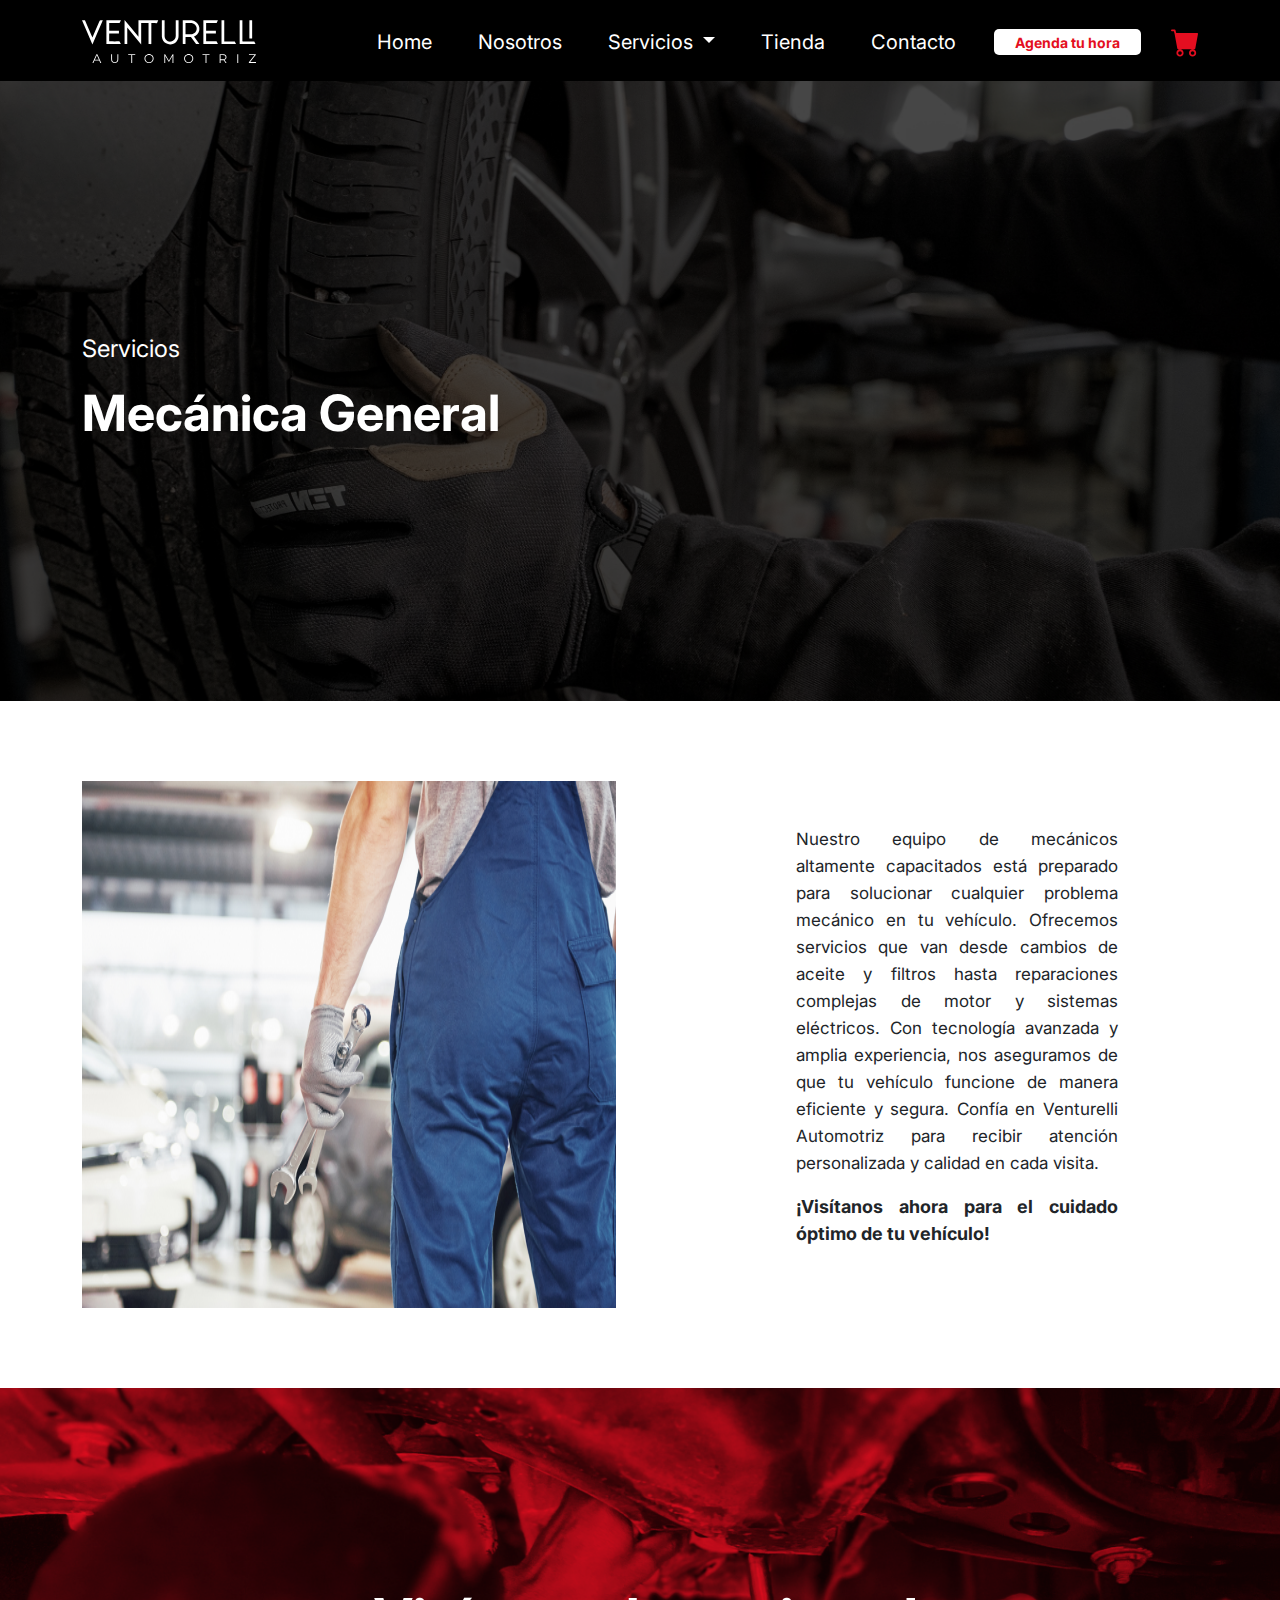
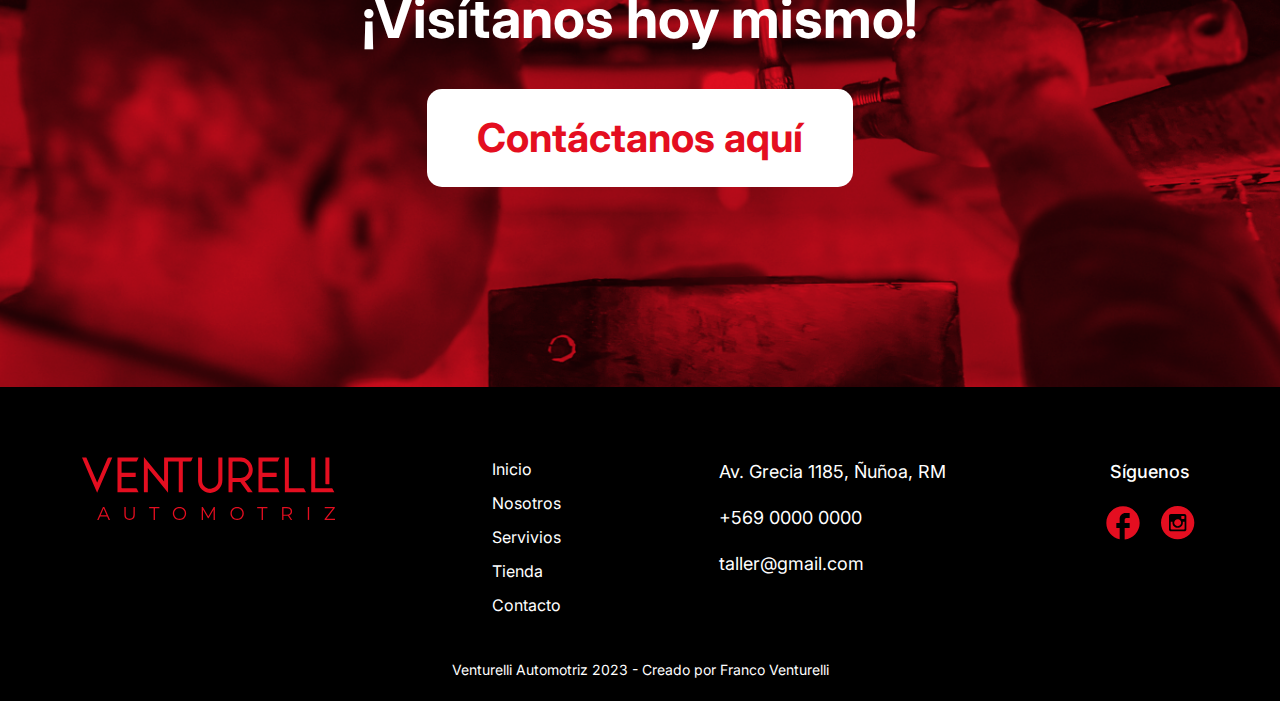
<file: servicios-mecanicageneral.html>
<!DOCTYPE html>
<html lang="en">
<head>
    <meta charset="UTF-8">
    <meta name="viewport" content="width=device-width, initial-scale=1.0">
    <title>Mecánica General</title>
    <link rel="preconnect" href="https://fonts.googleapis.com">
    <link rel="preconnect" href="https://fonts.gstatic.com" crossorigin>
    <link href="https://fonts.googleapis.com/css2?family=Inter:wght@100;200;300;400;500;600;700;800;900&display=swap" rel="stylesheet">
    <link rel="stylesheet" href="./css/bootstrap.css">
    <link rel="stylesheet" href="./scss/stile.css">
</head>
<body>
    <header>

        <section class="menu">
            <nav class="navbar navbar-expand-lg bg-body-tertiary">
            <div class="container">
                  <a class="navbar-brand" href="./index.html"><img src="./img/index/logo-blanco.svg" alt=""></a>
                  <button class="navbar-toggler" type="button" data-bs-toggle="collapse" data-bs-target="#navbarSupportedContent" aria-controls="navbarSupportedContent" aria-expanded="false" aria-label="Toggle navigation">
                    <span class="navbar-toggler-icon"></span>
                  </button>
                  
                <div class="collapse navbar-collapse" id="navbarSupportedContent">
                    <ul class="navbar-nav ms-auto">
                        <li class="nav-item">
                            <a class="nav-link active" aria-current="page" href="./index.html">Home</a>
                        </li>
                        <li class="nav-item">
                            <a class="nav-link" href="./nosotros.html">Nosotros</a>
                        </li>
                        <li class="nav-item dropdown">
                            <a class="nav-link dropdown-toggle" href="#" role="button" data-bs-toggle="dropdown" aria-expanded="false">
                              Servicios
                            </a>
                            <ul class="dropdown-menu">
                              <li><a class="dropdown-item" href="./servicios-mecanicageneral.html">Mecánica General</a></li>
                              <li><a class="dropdown-item" href="./servicios-pinturaydesabolladura.html">Pintura y desabolladura</a></li>
                              <li><hr class="dropdown-divider"></li>
                              <li><a class="dropdown-item" href="./servicios-revisiontecnica.html">Revisión Técnica y Scanner</a></li>
                            </ul>
                        </li>
                        <li class="nav-item">
                            <a class="nav-link" href="./tienda.html">Tienda</a>
                        </li>
                        <li class="nav-item">
                            <a class="nav-link" href="./contacto.html">Contacto</a>
                        </li>
                        <li class="nav-item">
                            <button class="hora"><a href="">Agenda tu hora</a></button>
                        </li>
                        <li class="nav-item">
                            <a class="color"><img src="./img/index/carrito.svg" alt="" class="carrito"></a>
                            <button class="navbar-toggler" type="button" data-bs-toggle="collapse" data-bs-target="#navbarSupportedContent" aria-controls="navbarSupportedContent" aria-expanded="false" aria-label="Toggle navigation">
                                <span class="navbar-toggler-icon"></span>
                              </button>
                        </li>
                    </ul>   
                </div>
            </div>
            </nav>

        </section>

    </header>

    <section class="banner-servicios-mecanica">
        <div class="container">
            <p>Servicios</p>
            <h1>Mecánica General</h1>
        </div>
    </section>

    <section class="servicios">
        <div class="container">
            <img src="./img/mecanica-general/imagen_02.png" alt="">
            <div class="textos">
                <p>Nuestro equipo de mecánicos altamente capacitados está preparado para solucionar cualquier problema mecánico en tu vehículo. Ofrecemos servicios que van desde cambios de aceite y filtros hasta reparaciones complejas de motor y sistemas eléctricos. Con tecnología avanzada y amplia experiencia, nos aseguramos de que tu vehículo funcione de manera eficiente y segura. Confía en Venturelli Automotriz para recibir atención personalizada y calidad en cada visita.</p>
            <p class="negrita">¡Visítanos ahora para el cuidado óptimo de tu vehículo!</p>
            </div>
        </div>
    </section>

    <section class="agendar-hora">
                        
        <div class="container">
          <div class="texto-agendar">
            <h2 class="subtitulo">¡Visítanos hoy mismo!</h2>
            <button class="btn-lg"><a href="./contacto.html">Contáctanos aquí</a></button>
          </div>
        </div>
        
    </section>

    

    <footer>
        <div class="container">
          <div class="menu-footer">
            <div class="logo">
              <img src="./img/index/logo-rojo.svg" alt="" class="logo">
            </div>

            <div class="menu">
                <a href="./index.html">Inicio</a>
                <a href="./nosotros.html">Nosotros</a>
                <a href="./servicios.html">Servivios</a>
                <a href="./tienda.html">Tienda</a>
                <a href="./contacto.html">Contacto</a>
            </div>

            <div class="datos-empresa">
                <p>Av. Grecia 1185, Ñuñoa, RM</p>
                <p>+569 0000 0000</p>
                <p>taller@gmail.com</p>
            </div>

            <div class="rrss">
                <p>Síguenos</p>
                <div class="icono">
                  <img src="./img/index/facebook.svg" alt="">
                  <img src="./img/index/instagram.svg" alt="">
                </div>
                
            </div>
          </div>

          <span>Venturelli Automotriz 2023 - Creado por Franco Venturelli</span>
        </div>

    </footer>
    <script src="https://cdn.jsdelivr.net/npm/bootstrap@5.3.0/dist/js/bootstrap.bundle.min.js" integrity="sha384-geWF76RCwLtnZ8qwWowPQNguL3RmwHVBC9FhGdlKrxdiJJigb/j/68SIy3Te4Bkz" crossorigin="anonymous"></script>
   
</body>
</html>
</file>
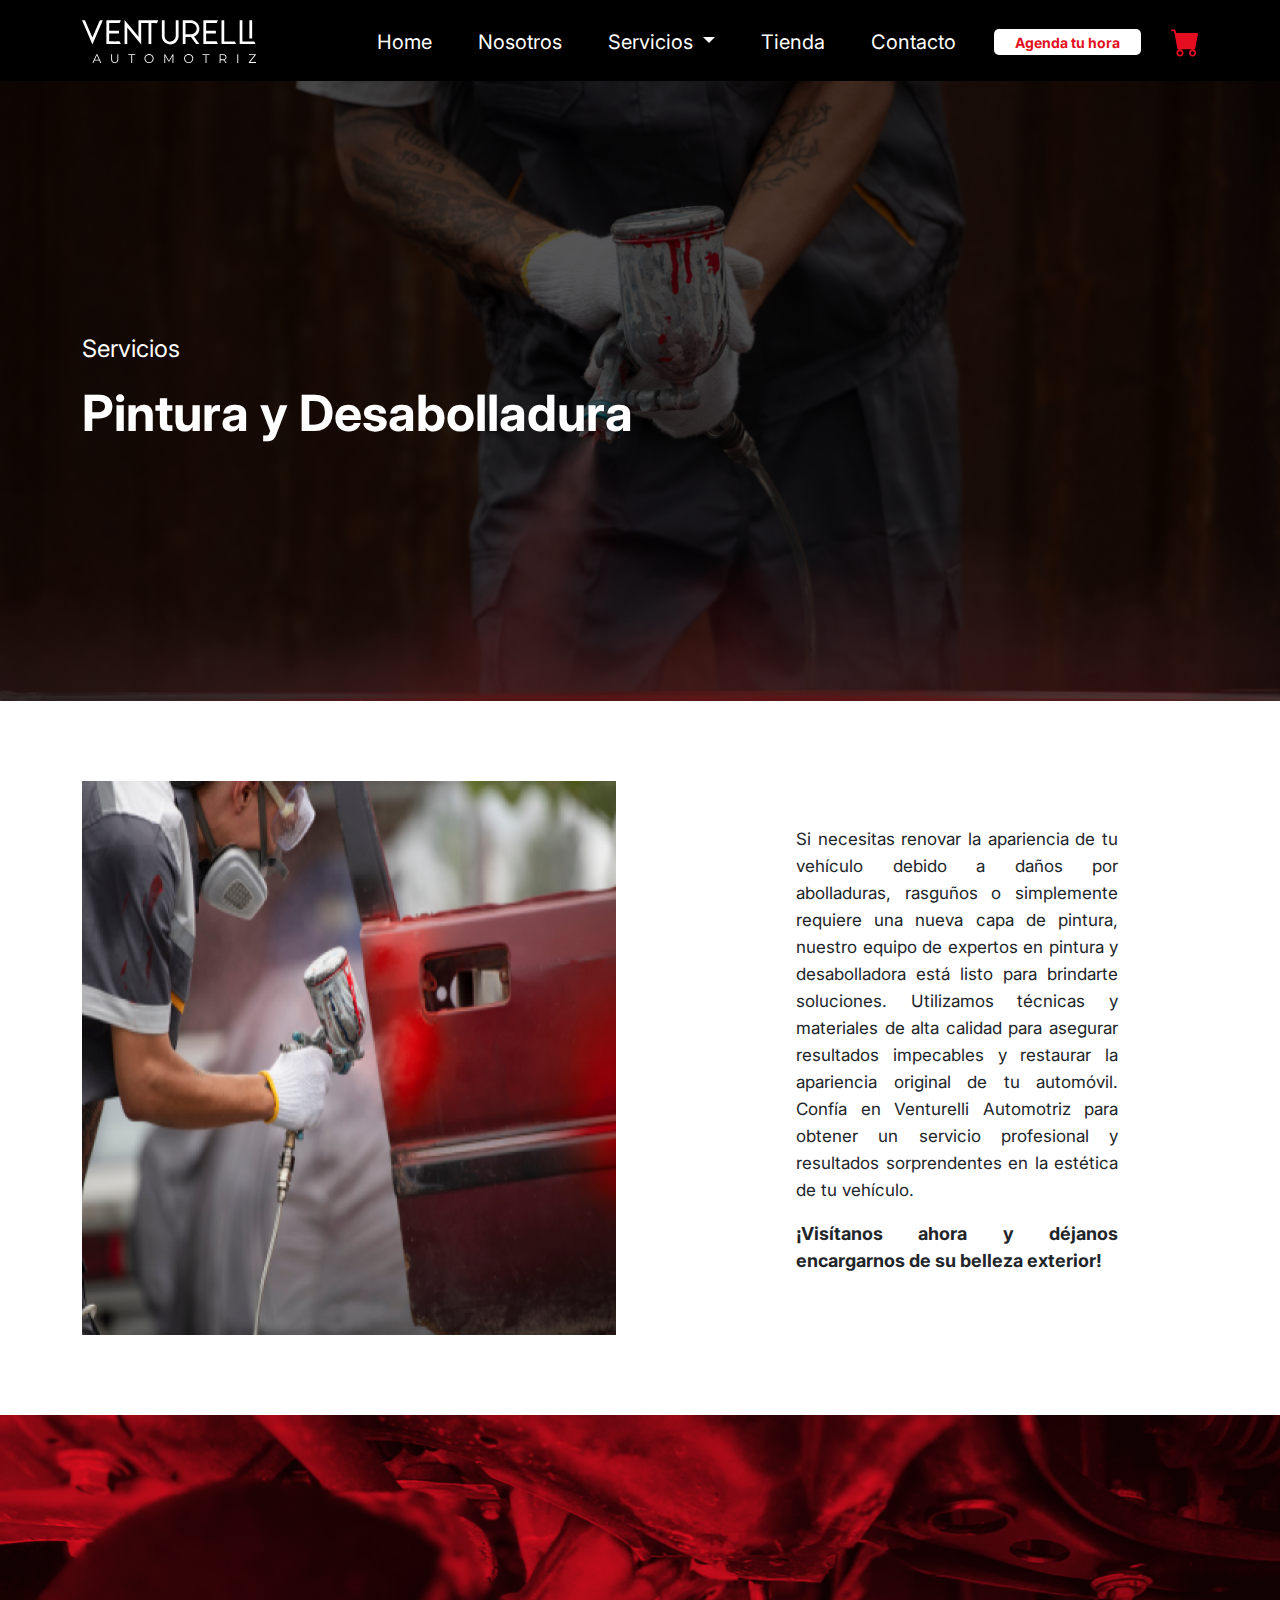
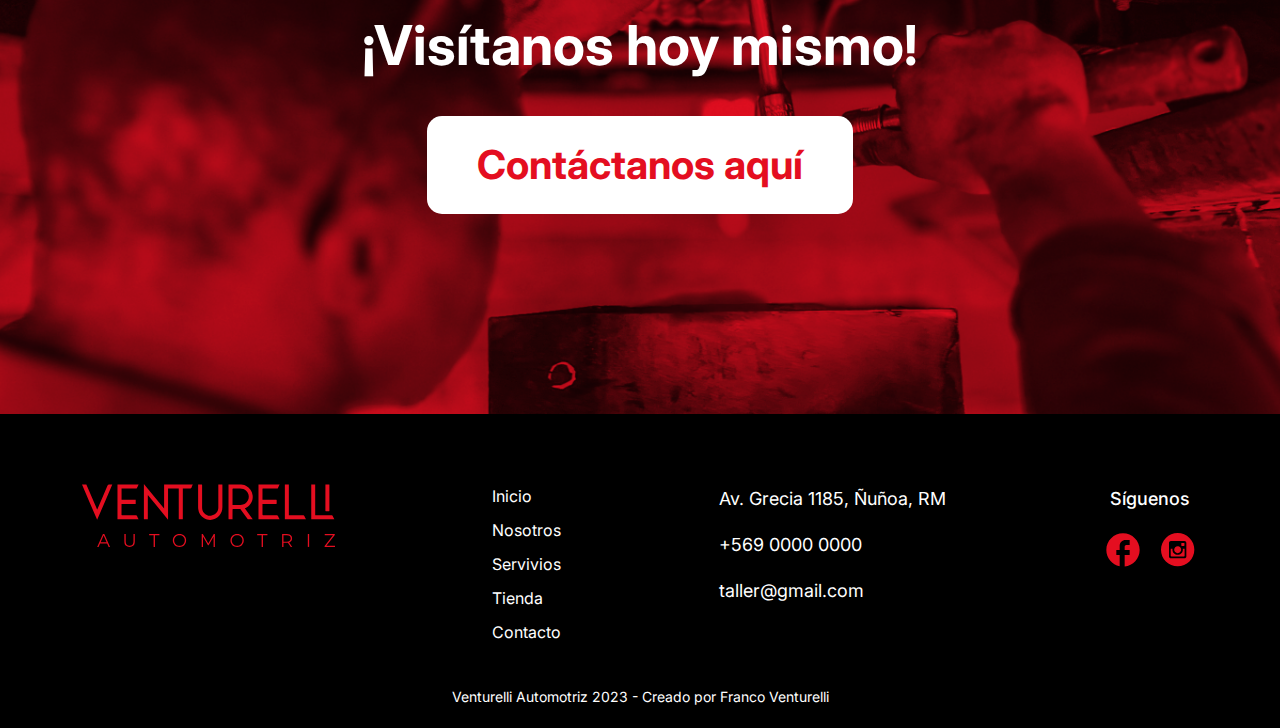
<file: servicios-pinturaydesabolladura.html>
<!DOCTYPE html>
<html lang="en">
<head>
    <meta charset="UTF-8">
    <meta name="viewport" content="width=device-width, initial-scale=1.0">
    <title>Pintura y Desabolladura</title>
    <link rel="preconnect" href="https://fonts.googleapis.com">
    <link rel="preconnect" href="https://fonts.gstatic.com" crossorigin>
    <link href="https://fonts.googleapis.com/css2?family=Inter:wght@100;200;300;400;500;600;700;800;900&display=swap" rel="stylesheet">
    <link rel="stylesheet" href="./css/bootstrap.css">
    <link rel="stylesheet" href="./scss/stile.css">
</head>
<body>
    <header>

        <section class="menu">
            <nav class="navbar navbar-expand-lg bg-body-tertiary">
            <div class="container">
                  <a class="navbar-brand" href="./index.html"><img src="./img/index/logo-blanco.svg" alt=""></a>
                  <button class="navbar-toggler" type="button" data-bs-toggle="collapse" data-bs-target="#navbarSupportedContent" aria-controls="navbarSupportedContent" aria-expanded="false" aria-label="Toggle navigation">
                    <span class="navbar-toggler-icon"></span>
                  </button>
                  
                <div class="collapse navbar-collapse" id="navbarSupportedContent">
                    <ul class="navbar-nav ms-auto">
                        <li class="nav-item">
                            <a class="nav-link active" aria-current="page" href="./index.html">Home</a>
                        </li>
                        <li class="nav-item">
                            <a class="nav-link" href="./nosotros.html">Nosotros</a>
                        </li>
                        <li class="nav-item dropdown">
                            <a class="nav-link dropdown-toggle" href="#" role="button" data-bs-toggle="dropdown" aria-expanded="false">
                              Servicios
                            </a>
                            <ul class="dropdown-menu">
                              <li><a class="dropdown-item" href="./servicios-mecanicageneral.html">Mecánica General</a></li>
                              <li><a class="dropdown-item" href="./servicios-pinturaydesabolladura.html">Pintura y desabolladura</a></li>
                              <li><hr class="dropdown-divider"></li>
                              <li><a class="dropdown-item" href="./servicios-revisiontecnica.html">Revisión Técnica y Scanner</a></li>
                            </ul>
                        </li>
                        <li class="nav-item">
                            <a class="nav-link" href="./tienda.html">Tienda</a>
                        </li>
                        <li class="nav-item">
                            <a class="nav-link" href="./contacto.html">Contacto</a>
                        </li>
                        <li class="nav-item">
                            <button class="hora"><a href="">Agenda tu hora</a></button>
                        </li>
                        <li class="nav-item">
                            <a class="color"><img src="./img/index/carrito.svg" alt="" class="carrito"></a>
                            <button class="navbar-toggler" type="button" data-bs-toggle="collapse" data-bs-target="#navbarSupportedContent" aria-controls="navbarSupportedContent" aria-expanded="false" aria-label="Toggle navigation">
                                <span class="navbar-toggler-icon"></span>
                              </button>
                        </li>
                    </ul>   
                </div>
            </div>
            </nav>

        </section>
    </header>

    <section class="banner-servicios-pintura">
        <div class="container">
            <p>Servicios</p>
            <h1>Pintura y Desabolladura</h1>
        </div>
    </section>

    <section class="servicios">
        <div class="container">
            <img src="./img/pintura/pintura-01.png" alt="">
            <div class="textos">
                <p>Si necesitas renovar la apariencia de tu vehículo debido a daños por abolladuras, rasguños o simplemente requiere una nueva capa de pintura, nuestro equipo de expertos en pintura y desabolladora está listo para brindarte soluciones. Utilizamos técnicas y materiales de alta calidad para asegurar resultados impecables y restaurar la apariencia original de tu automóvil. Confía en Venturelli Automotriz para obtener un servicio profesional y resultados sorprendentes en la estética de tu vehículo.</p>
                <p class="negrita">¡Visítanos ahora y déjanos encargarnos de su belleza exterior!</p>
            </div>
        </div>
        
    </section>

    <section class="agendar-hora">
                        
        <div class="container">
          <div class="texto-agendar">
            <h2 class="subtitulo">¡Visítanos hoy mismo!</h2>
            <button class="btn-lg"><a href="./contacto.html">Contáctanos aquí</a></button>
          </div>
        </div>
        

    </section>

    

    <footer>
        <div class="container">
          <div class="menu-footer">
            <div class="logo">
              <img src="./img/index/logo-rojo.svg" alt="" class="logo">
            </div>

            <div class="menu">
                <a href="./index.html">Inicio</a>
                <a href="./nosotros.html">Nosotros</a>
                <a href="./servicios.html">Servivios</a>
                <a href="./tienda.html">Tienda</a>
                <a href="./contacto.html">Contacto</a>
            </div>

            <div class="datos-empresa">
                <p>Av. Grecia 1185, Ñuñoa, RM</p>
                <p>+569 0000 0000</p>
                <p>taller@gmail.com</p>
            </div>

            <div class="rrss">
                <p>Síguenos</p>
                <div class="icono">
                  <img src="./img/index/facebook.svg" alt="">
                  <img src="./img/index/instagram.svg" alt="">
                </div>
                
            </div>
          </div>

          <span>Venturelli Automotriz 2023 - Creado por Franco Venturelli</span>
        </div>

    </footer>
    <script src="https://cdn.jsdelivr.net/npm/bootstrap@5.3.0/dist/js/bootstrap.bundle.min.js" integrity="sha384-geWF76RCwLtnZ8qwWowPQNguL3RmwHVBC9FhGdlKrxdiJJigb/j/68SIy3Te4Bkz" crossorigin="anonymous"></script>
   
</body>
</html>
</file>
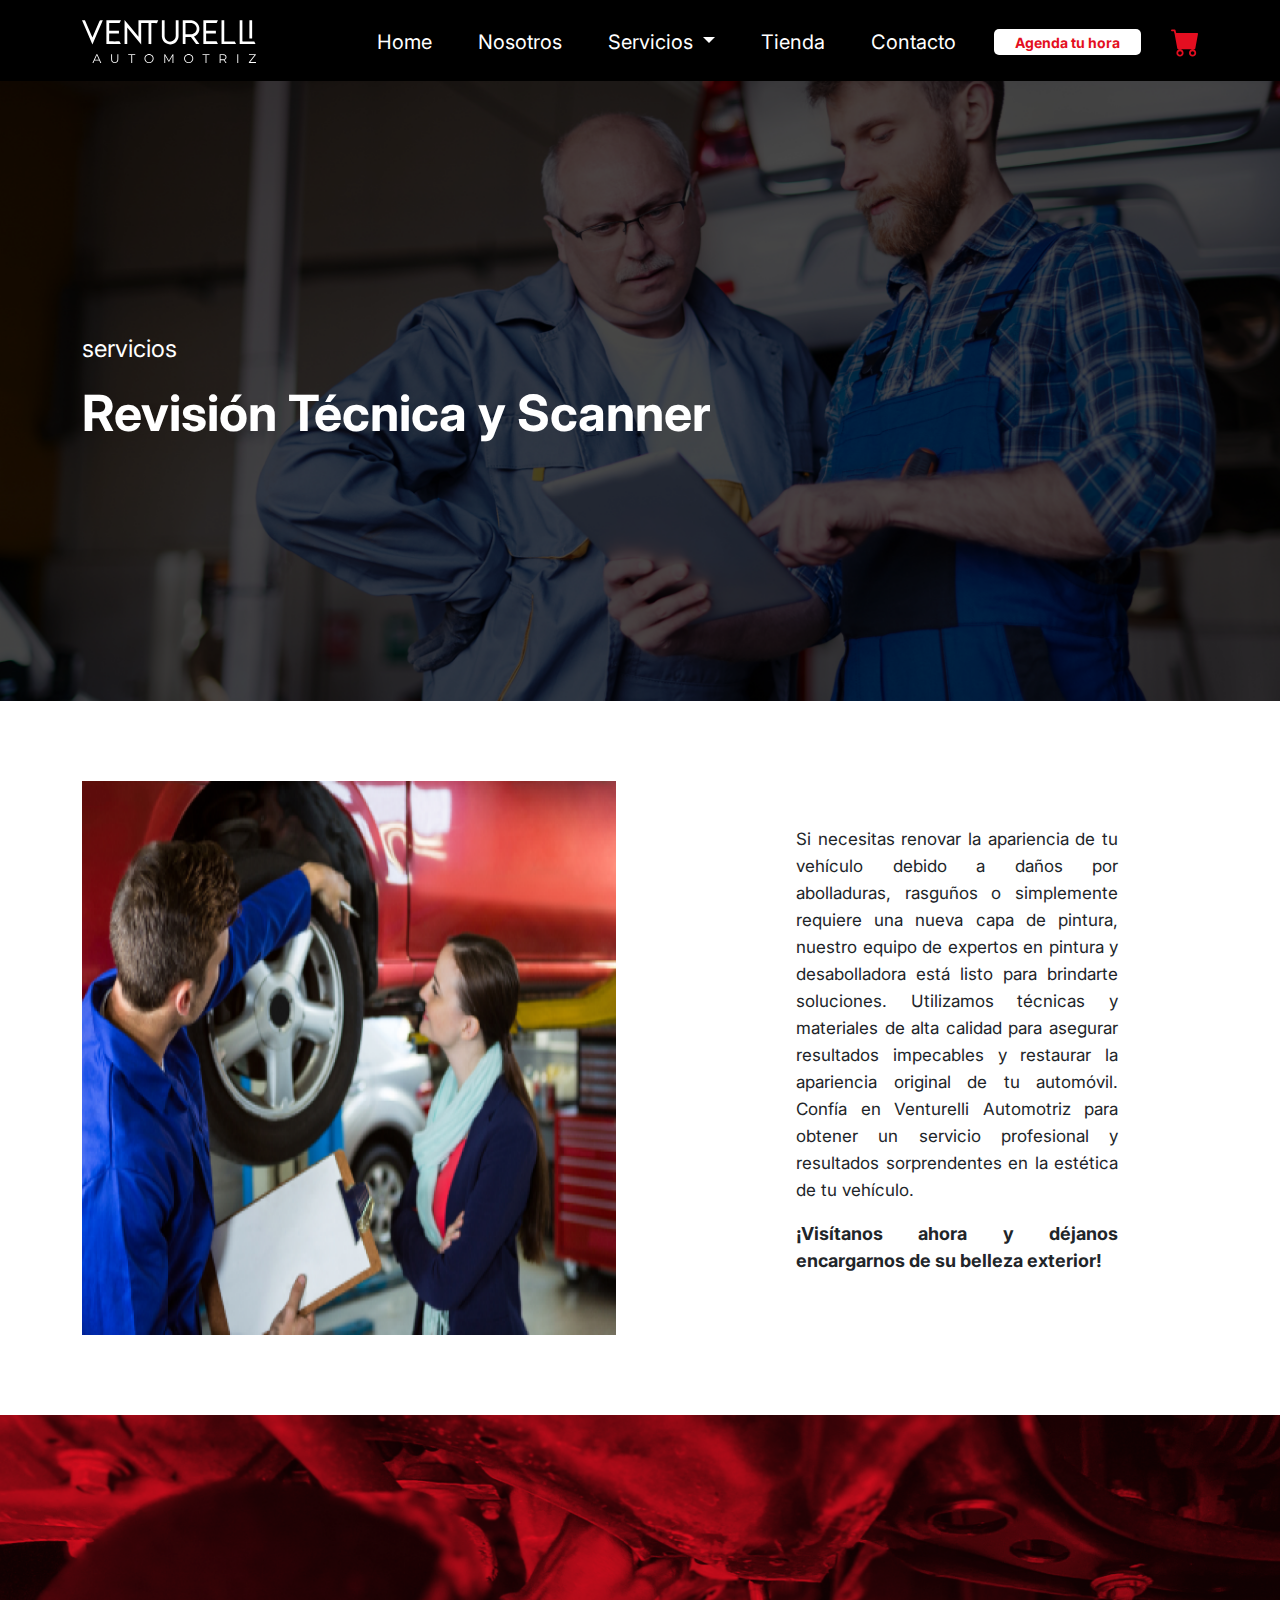
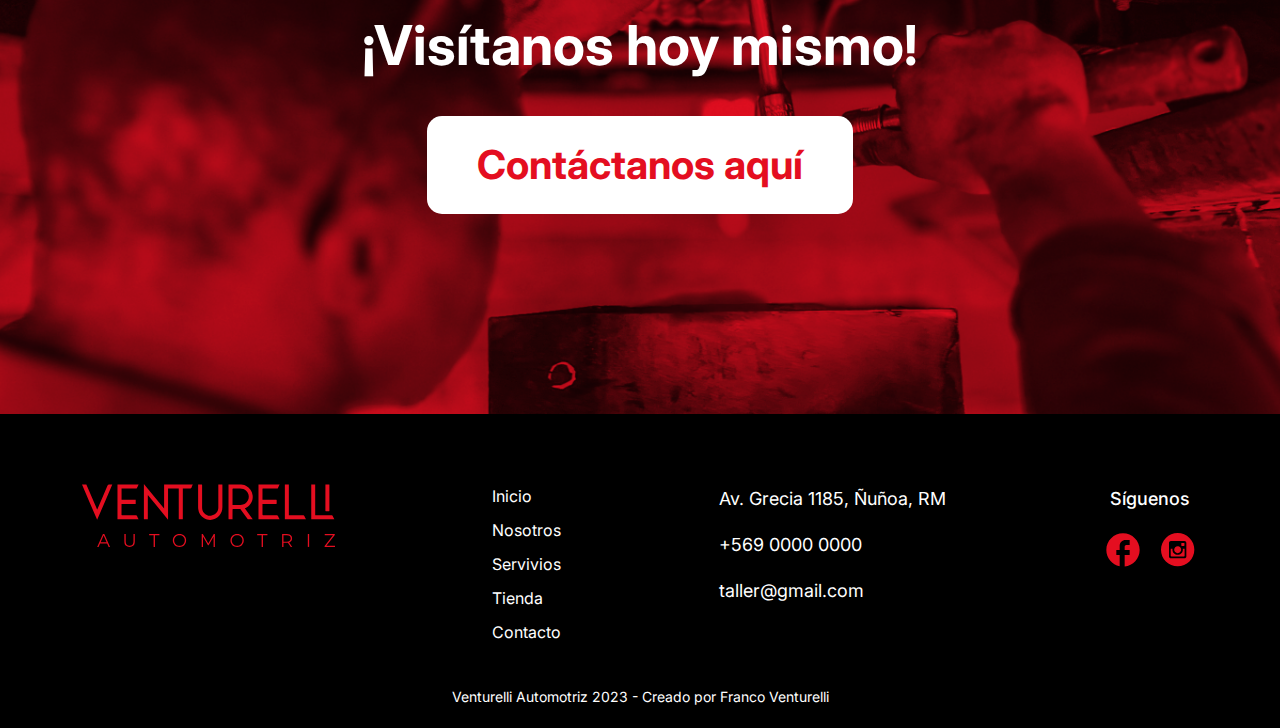
<file: servicios-revisiontecnica.html>
<!DOCTYPE html>
<html lang="en">
<head>
    <meta charset="UTF-8">
    <meta name="viewport" content="width=device-width, initial-scale=1.0">
    <title>Revisión Técnica y Sacanner</title>
    <link rel="preconnect" href="https://fonts.googleapis.com">
    <link rel="preconnect" href="https://fonts.gstatic.com" crossorigin>
    <link href="https://fonts.googleapis.com/css2?family=Inter:wght@100;200;300;400;500;600;700;800;900&display=swap" rel="stylesheet">
    <link rel="stylesheet" href="./css/bootstrap.css">
    <link rel="stylesheet" href="./scss/stile.css">
</head>
<body>
    <header>

        <section class="menu">
            <nav class="navbar navbar-expand-lg bg-body-tertiary">
            <div class="container">
                  <a class="navbar-brand" href="./index.html"><img src="./img/index/logo-blanco.svg" alt=""></a>
                  <button class="navbar-toggler" type="button" data-bs-toggle="collapse" data-bs-target="#navbarSupportedContent" aria-controls="navbarSupportedContent" aria-expanded="false" aria-label="Toggle navigation">
                    <span class="navbar-toggler-icon"></span>
                  </button>
                  
                <div class="collapse navbar-collapse" id="navbarSupportedContent">
                    <ul class="navbar-nav ms-auto">
                        <li class="nav-item">
                            <a class="nav-link active" aria-current="page" href="./index.html">Home</a>
                        </li>
                        <li class="nav-item">
                            <a class="nav-link" href="./nosotros.html">Nosotros</a>
                        </li>
                        <li class="nav-item dropdown">
                            <a class="nav-link dropdown-toggle" href="#" role="button" data-bs-toggle="dropdown" aria-expanded="false">
                              Servicios
                            </a>
                            <ul class="dropdown-menu">
                              <li><a class="dropdown-item" href="./servicios-mecanicageneral.html">Mecánica General</a></li>
                              <li><a class="dropdown-item" href="./servicios-pinturaydesabolladura.html">Pintura y desabolladura</a></li>
                              <li><hr class="dropdown-divider"></li>
                              <li><a class="dropdown-item" href="./servicios-revisiontecnica.html">Revisión Técnica y Scanner</a></li>
                            </ul>
                        </li>
                        <li class="nav-item">
                            <a class="nav-link" href="./tienda.html">Tienda</a>
                        </li>
                        <li class="nav-item">
                            <a class="nav-link" href="./contacto.html">Contacto</a>
                        </li>
                        <li class="nav-item">
                            <button class="hora"><a href="">Agenda tu hora</a></button>
                        </li>
                        <li class="nav-item">
                            <a class="color"><img src="./img/index/carrito.svg" alt="" class="carrito"></a>
                            <button class="navbar-toggler" type="button" data-bs-toggle="collapse" data-bs-target="#navbarSupportedContent" aria-controls="navbarSupportedContent" aria-expanded="false" aria-label="Toggle navigation">
                                <span class="navbar-toggler-icon"></span>
                              </button>
                        </li>
                    </ul>   
                </div>
            </div>
            </nav>

        </section>
    </header>

    <section class="banner-servicios-revision">
        <div class="container">
            <p>servicios</p>
            <h1>Revisión Técnica y Scanner</h1>
        </div>
    </section>

    <section class="servicios">
        <div class="container">
            <img src="./img/reviciontecnica/tecnica-02.png" alt="">
            <div class="textos">
                <p>Si necesitas renovar la apariencia de tu vehículo debido a daños por abolladuras, rasguños o simplemente requiere una nueva capa de pintura, nuestro equipo de expertos en pintura y desabolladora está listo para brindarte soluciones. Utilizamos técnicas y materiales de alta calidad para asegurar resultados impecables y restaurar la apariencia original de tu automóvil. Confía en Venturelli Automotriz para obtener un servicio profesional y resultados sorprendentes en la estética de tu vehículo.</p>
                <p class="negrita">¡Visítanos ahora y déjanos encargarnos de su belleza exterior!</p>
            </div>
            
        </div>
        
    </section>

    <section class="agendar-hora">
                        
        <div class="container">
          <div class="texto-agendar">
            <h2 class="subtitulo">¡Visítanos hoy mismo!</h2>
            <button class="btn-lg"><a href="./contacto.html">Contáctanos aquí</a></button>
          </div>
        </div>
        

    </section>

    

    <footer>
        <div class="container">
          <div class="menu-footer">
            <div class="logo">
              <img src="./img/index/logo-rojo.svg" alt="" class="logo">
            </div>

            <div class="menu">
                <a href="./index.html">Inicio</a>
                <a href="./nosotros.html">Nosotros</a>
                <a href="./servicios.html">Servivios</a>
                <a href="./tienda.html">Tienda</a>
                <a href="./contacto.html">Contacto</a>
            </div>

            <div class="datos-empresa">
                <p>Av. Grecia 1185, Ñuñoa, RM</p>
                <p>+569 0000 0000</p>
                <p>taller@gmail.com</p>
            </div>

            <div class="rrss">
                <p>Síguenos</p>
                <div class="icono">
                  <img src="./img/index/facebook.svg" alt="">
                  <img src="./img/index/instagram.svg" alt="">
                </div>
                
            </div>
          </div>

          <span>Venturelli Automotriz 2023 - Creado por Franco Venturelli</span>
        </div>

    </footer>
    <script src="https://cdn.jsdelivr.net/npm/bootstrap@5.3.0/dist/js/bootstrap.bundle.min.js" integrity="sha384-geWF76RCwLtnZ8qwWowPQNguL3RmwHVBC9FhGdlKrxdiJJigb/j/68SIy3Te4Bkz" crossorigin="anonymous"></script>
   
</body>
</html>
</file>
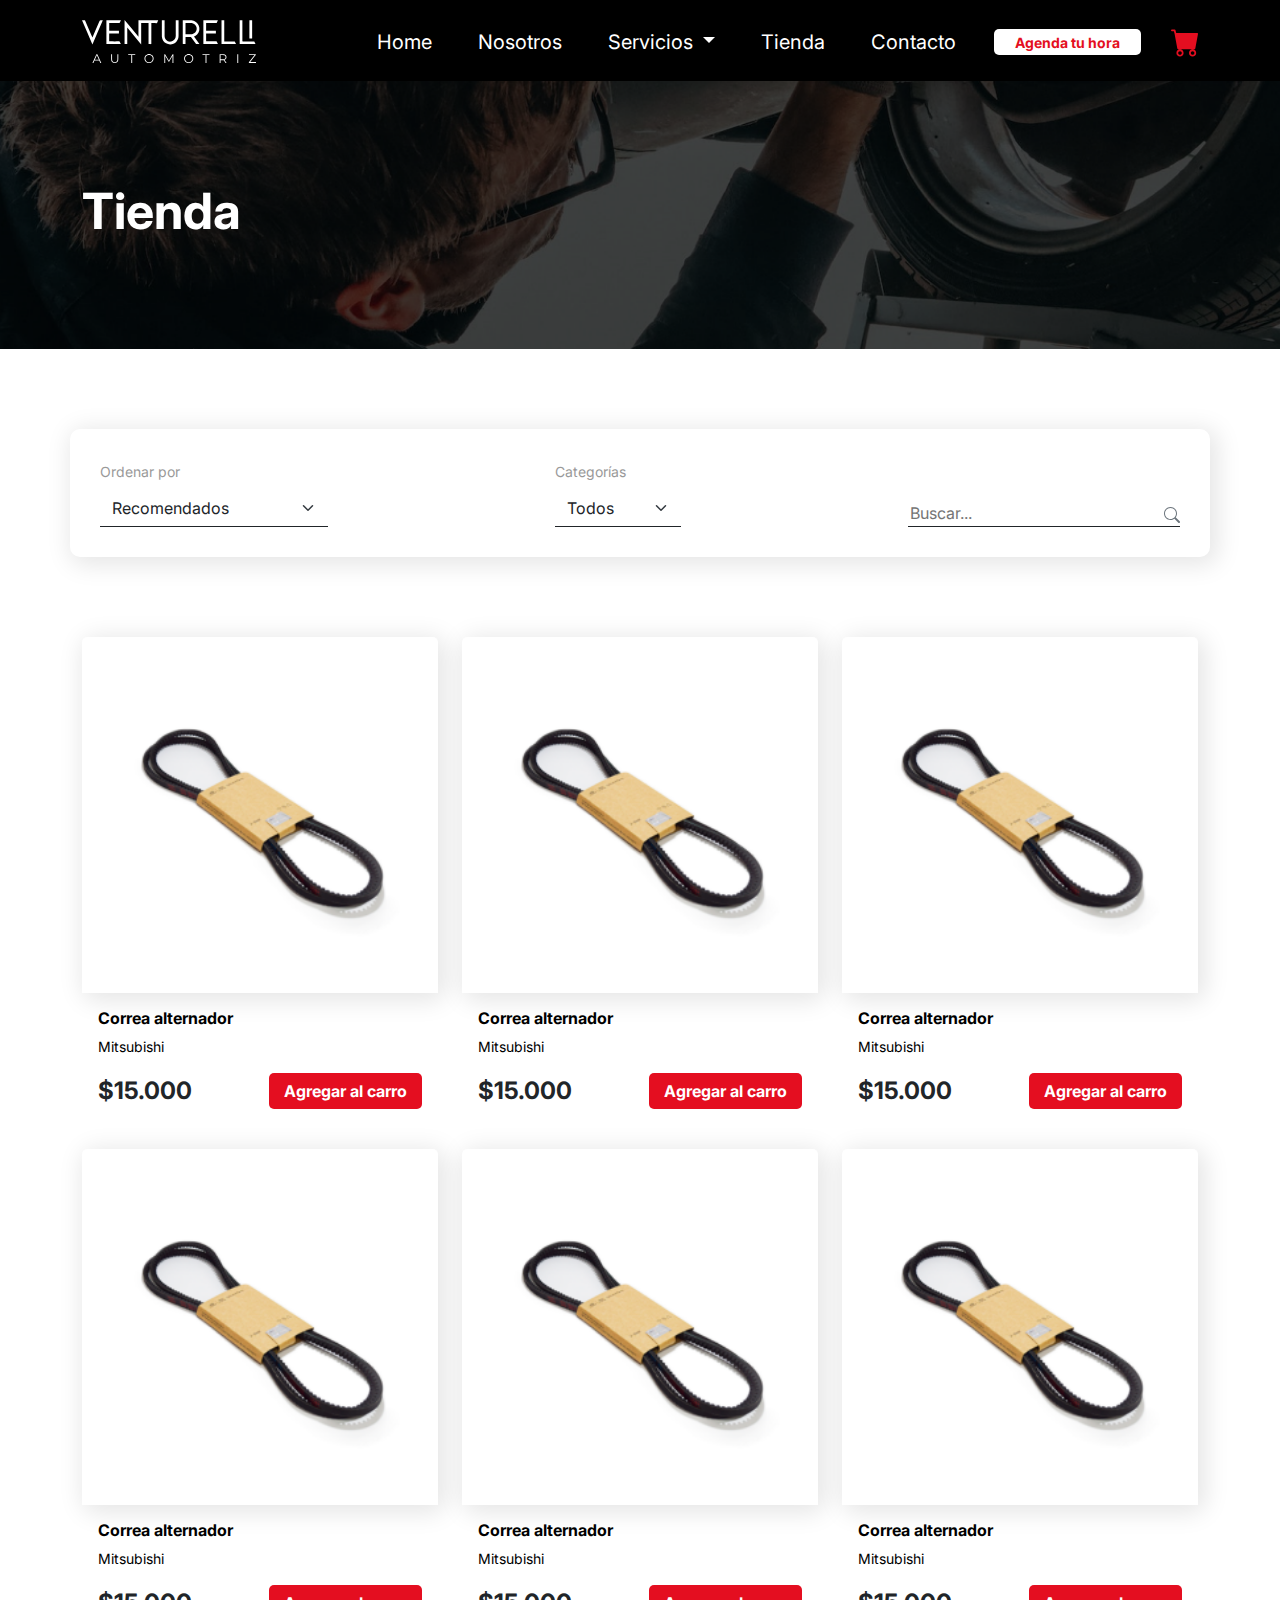
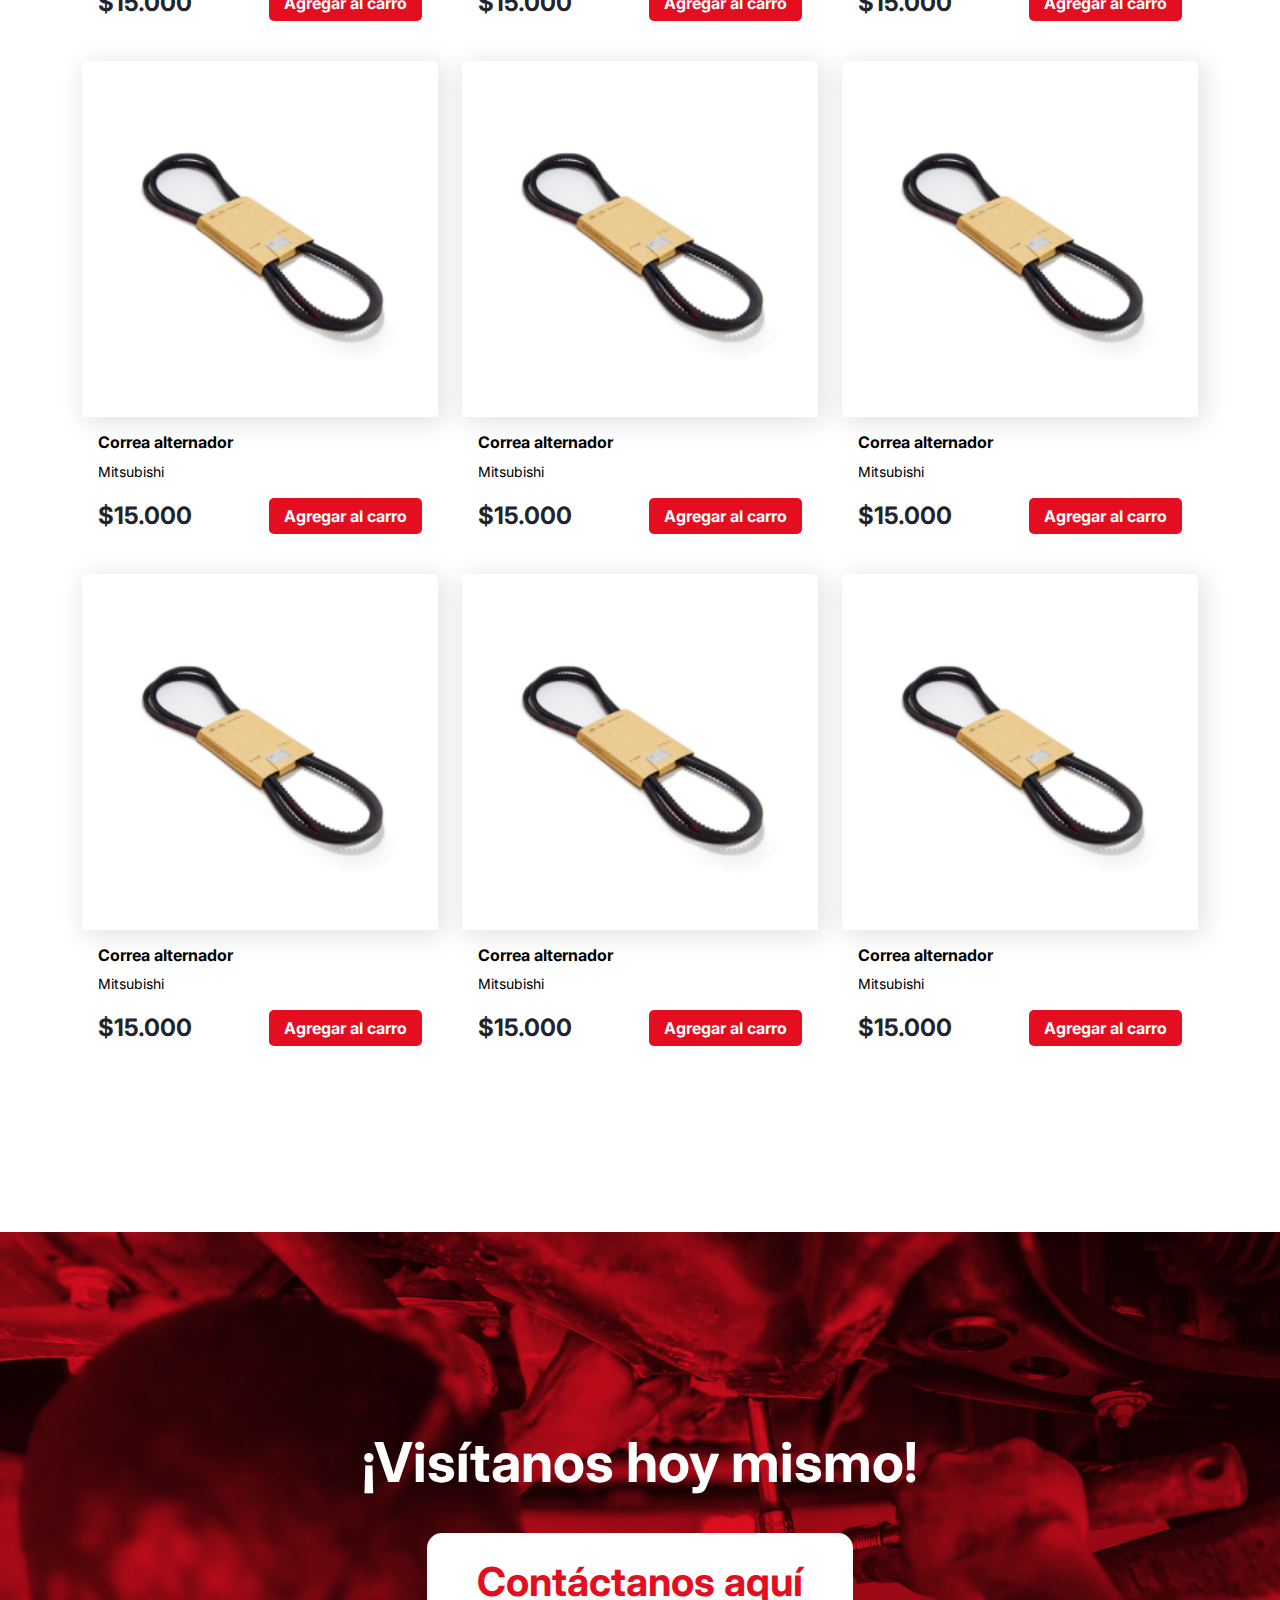
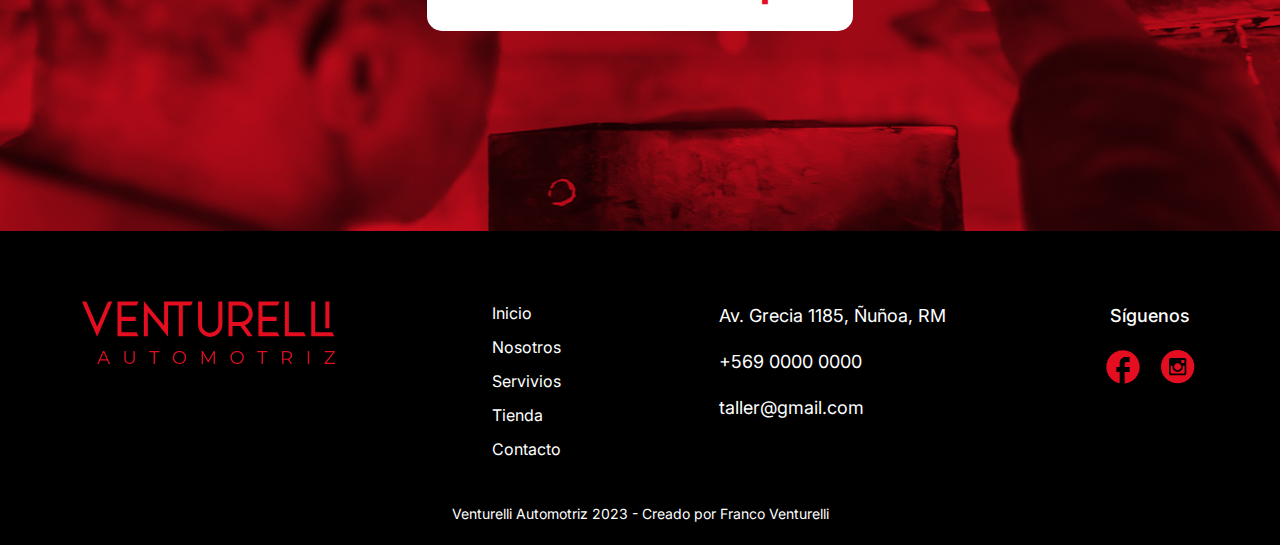
<file: tienda.html>
<!DOCTYPE html>
<html lang="en">
<head>
  <meta charset="UTF-8">
  <meta name="viewport" content="width=device-width, initial-scale=1.0">
  <title>Tienda</title>
  <link rel="preconnect" href="https://fonts.googleapis.com">
  <link rel="preconnect" href="https://fonts.gstatic.com" crossorigin>
  <link href="https://fonts.googleapis.com/css2?family=Inter:wght@100;200;300;400;500;600;700;800;900&display=swap" rel="stylesheet">
  <link rel="stylesheet" href="./css/bootstrap.css">
  <link rel="stylesheet" href="./scss/stile.css">
</head>
<body>
    <header>

      <section class="menu">
        <nav class="navbar navbar-expand-lg bg-body-tertiary">
        <div class="container">
              <a class="navbar-brand" href="./index.html"><img src="./img/index/logo-blanco.svg" alt=""></a>
              <button class="navbar-toggler" type="button" data-bs-toggle="collapse" data-bs-target="#navbarSupportedContent" aria-controls="navbarSupportedContent" aria-expanded="false" aria-label="Toggle navigation">
                <span class="navbar-toggler-icon"></span>
              </button>
              
            <div class="collapse navbar-collapse" id="navbarSupportedContent">
                <ul class="navbar-nav ms-auto">
                    <li class="nav-item">
                        <a class="nav-link active" aria-current="page" href="./index.html">Home</a>
                    </li>
                    <li class="nav-item">
                        <a class="nav-link" href="./nosotros.html">Nosotros</a>
                    </li>
                    <li class="nav-item dropdown">
                        <a class="nav-link dropdown-toggle" href="#" role="button" data-bs-toggle="dropdown" aria-expanded="false">
                          Servicios
                        </a>
                        <ul class="dropdown-menu">
                          <li><a class="dropdown-item" href="./servicios-mecanicageneral.html">Mecánica General</a></li>
                          <li><a class="dropdown-item" href="./servicios-pinturaydesabolladura.html">Pintura y desabolladura</a></li>
                          <li><hr class="dropdown-divider"></li>
                          <li><a class="dropdown-item" href="./servicios-revisiontecnica.html"">Revisión Técnica y Scanner</a></li>
                        </ul>
                    </li>
                    <li class="nav-item">
                        <a class="nav-link" href="./tienda.html">Tienda</a>
                    </li>
                    <li class="nav-item">
                        <a class="nav-link" href="./contacto.html">Contacto</a>
                    </li>
                    <li class="nav-item">
                        <button class="hora"><a href="">Agenda tu hora</a></button>
                    </li>
                    <li class="nav-item">
                        <a class="color"><img src="./img/index/carrito.svg" alt="" class="carrito"></a>
                        <button class="navbar-toggler" type="button" data-bs-toggle="collapse" data-bs-target="#navbarSupportedContent" aria-controls="navbarSupportedContent" aria-expanded="false" aria-label="Toggle navigation">
                            <span class="navbar-toggler-icon"></span>
                          </button>
                    </li>
                </ul>   
            </div>
        </div>
        </nav>

      </section>  
      

    </header>

    <section class="banner-tienda">
      <div class="container">
        <h1>Tienda</h1>
      </div>
       
    </section>

    <section class="buscadores">
        
      <div class="container card">

        <div class="selector">
          <label class="form-label">Ordenar por</label>
          <select class="form-select" aria-label="Default select example">
            <option selected>Recomendados</option>
            <option value="1">De mayor a menor valor</option>
            <option value="2">De menor a mayor valor</option>
            <option value="3">mayor descuento</option>
          </select>
        </div>

        <div class="selector">
          <label class="form-label">Categorías</label>
          <select class="form-select" aria-label="Default select example">
            <option selected>Todos</option>
            <option value="2">Autos</option>
            <option value="3">Repuestos</option>
          </select>
        </div>

        <div class="buscador">
          <div class="box">
            <div class="container-1">
                <input type="search" id="search" placeholder="Buscar..." />
                <span class="icon"><img src="./img/tienda/search.svg" alt=""></span>
            </div>
          </div>
        </div>

      </div>
        
    </section>       


    <section class="productos">

      <div class="container">

        <div class="row row-cols-1 row-cols-md-3 g-4">

          <div class="col">
            <div class="card">
              <div class="producto-foto">
                <img src="./img/tienda/foto-producto.png" class="card-img-top" alt="...">
              </div>
              <div class="card-body">
                <h5 class="card-title">Correa alternador</h5>
                <p class="card-text">Mitsubishi</p>
                <div class="compra">
                  <span class="precio">$15.000</span>
                  <button class="carro"><a href="">Agregar al carro</a></button>
                </div>
              </div>
            </div>
          </div>

          <div class="col">
            <div class="card">
              <div class="producto-foto">
                <img src="./img/tienda/foto-producto.png" class="card-img-top" alt="...">
              </div>
              <div class="card-body">
                <h5 class="card-title">Correa alternador</h5>
                <p class="card-text">Mitsubishi</p>
                <div class="compra">
                  <span class="precio">$15.000</span>
                  <button class="carro"><a href="">Agregar al carro</a></button>
                </div>
              </div>
            </div>
          </div>

          <div class="col">
            <div class="card">
              <div class="producto-foto">
                <img src="./img/tienda/foto-producto.png" class="card-img-top" alt="...">
              </div>
              <div class="card-body">
                <h5 class="card-title">Correa alternador</h5>
                <p class="card-text">Mitsubishi</p>
                <div class="compra">
                  <span class="precio">$15.000</span>
                  <button class="carro"><a href="">Agregar al carro</a></button>
                </div>
              </div>
            </div>
          </div>

          <div class="col">
            <div class="card">
              <div class="producto-foto">
                <img src="./img/tienda/foto-producto.png" class="card-img-top" alt="...">
              </div>
              <div class="card-body">
                <h5 class="card-title">Correa alternador</h5>
                <p class="card-text">Mitsubishi</p>
                <div class="compra">
                  <span class="precio">$15.000</span>
                  <button class="carro"><a href="">Agregar al carro</a></button>
                </div>
              </div>
            </div>
          </div>

          <div class="col">
            <div class="card">
              <div class="producto-foto">
                <img src="./img/tienda/foto-producto.png" class="card-img-top" alt="...">
              </div>
              <div class="card-body">
                <h5 class="card-title">Correa alternador</h5>
                <p class="card-text">Mitsubishi</p>
                <div class="compra">
                  <span class="precio">$15.000</span>
                  <button class="carro"><a href="">Agregar al carro</a></button>
                </div>
              </div>
            </div>
          </div>

          <div class="col">
            <div class="card">
              <div class="producto-foto">
                <img src="./img/tienda/foto-producto.png" class="card-img-top" alt="...">
              </div>
              <div class="card-body">
                <h5 class="card-title">Correa alternador</h5>
                <p class="card-text">Mitsubishi</p>
                <div class="compra">
                  <span class="precio">$15.000</span>
                  <button class="carro"><a href="">Agregar al carro</a></button>
                </div>
              </div>
            </div>
          </div>

          <div class="col">
            <div class="card">
              <div class="producto-foto">
                <img src="./img/tienda/foto-producto.png" class="card-img-top" alt="...">
              </div>
              <div class="card-body">
                <h5 class="card-title">Correa alternador</h5>
                <p class="card-text">Mitsubishi</p>
                <div class="compra">
                  <span class="precio">$15.000</span>
                  <button class="carro"><a href="">Agregar al carro</a></button>
                </div>
              </div>
            </div>
          </div>

          <div class="col">
            <div class="card">
              <div class="producto-foto">
                <img src="./img/tienda/foto-producto.png" class="card-img-top" alt="...">
              </div>
              <div class="card-body">
                <h5 class="card-title">Correa alternador</h5>
                <p class="card-text">Mitsubishi</p>
                <div class="compra">
                  <span class="precio">$15.000</span>
                  <button class="carro"><a href="">Agregar al carro</a></button>
                </div>
              </div>
            </div>
          </div>

          <div class="col">
            <div class="card">
              <div class="producto-foto">
                <img src="./img/tienda/foto-producto.png" class="card-img-top" alt="...">
              </div>
              <div class="card-body">
                <h5 class="card-title">Correa alternador</h5>
                <p class="card-text">Mitsubishi</p>
                <div class="compra">
                  <span class="precio">$15.000</span>
                  <button class="carro"><a href="">Agregar al carro</a></button>
                </div>
              </div>
            </div>
          </div>

          <div class="col">
            <div class="card">
              <div class="producto-foto">
                <img src="./img/tienda/foto-producto.png" class="card-img-top" alt="...">
              </div>
              <div class="card-body">
                <h5 class="card-title">Correa alternador</h5>
                <p class="card-text">Mitsubishi</p>
                <div class="compra">
                  <span class="precio">$15.000</span>
                  <button class="carro"><a href="">Agregar al carro</a></button>
                </div>
              </div>
            </div>
          </div>

          <div class="col">
            <div class="card">
              <div class="producto-foto">
                <img src="./img/tienda/foto-producto.png" class="card-img-top" alt="...">
              </div>
              <div class="card-body">
                <h5 class="card-title">Correa alternador</h5>
                <p class="card-text">Mitsubishi</p>
                <div class="compra">
                  <span class="precio">$15.000</span>
                  <button class="carro"><a href="">Agregar al carro</a></button>
                </div>
              </div>
            </div>
          </div>

          <div class="col">
            <div class="card">
              <div class="producto-foto">
                <img src="./img/tienda/foto-producto.png" class="card-img-top" alt="...">
              </div>
              <div class="card-body">
                <h5 class="card-title">Correa alternador</h5>
                <p class="card-text">Mitsubishi</p>
                <div class="compra">
                  <span class="precio">$15.000</span>
                  <button class="carro"><a href="">Agregar al carro</a></button>
                </div>
              </div>
            </div>
          </div>
                   


        </div>

      </div>

    </section>
    

    <section class="agendar-hora">
                        
      <div class="container">
        <div class="texto-agendar">
          <h2 class="subtitulo">¡Visítanos hoy mismo!</h2>
          <button class="btn-lg"><a href="./contacto.html">Contáctanos aquí</a></button>
        </div>
      </div>
      
    </section>



    <footer>
      <div class="container">
        <div class="menu-footer">
          <div class="logo">
            <img src="./img/index/logo-rojo.svg" alt="" class="logo">
          </div>

          <div class="menu">
              <a href="./index.html">Inicio</a>
              <a href="./nosotros.html">Nosotros</a>
              <a href="./servicios.html">Servivios</a>
              <a href="./tienda.html">Tienda</a>
              <a href="./contacto.html">Contacto</a>
          </div>

          <div class="datos-empresa">
              <p>Av. Grecia 1185, Ñuñoa, RM</p>
              <p>+569 0000 0000</p>
              <p>taller@gmail.com</p>
          </div>

          <div class="rrss">
              <p>Síguenos</p>
              <div class="icono">
                <img src="./img/index/facebook.svg" alt="">
                <img src="./img/index/instagram.svg" alt="">
              </div>
              
          </div>
        </div>

        <span>Venturelli Automotriz 2023 - Creado por Franco Venturelli</span>
      </div>

  </footer>
  <script src="https://cdn.jsdelivr.net/npm/bootstrap@5.3.0/dist/js/bootstrap.bundle.min.js" integrity="sha384-geWF76RCwLtnZ8qwWowPQNguL3RmwHVBC9FhGdlKrxdiJJigb/j/68SIy3Te4Bkz" crossorigin="anonymous"></script>
</body>
</html>
</file>
<file: scss/stile.css>
body {
  font-family: "Inter", sans-serif;
}
body h1 {
  font-size: 50px;
  color: #FFFFFF;
  font-weight: 700;
}
body h2 {
  font-size: 40px;
  font-weight: 700;
  line-height: 61px;
  text-align: left;
  color: #000000;
  margin-bottom: 40px;
}
body header {
  background-color: #000000;
}
body header .menu nav {
  background-color: #000000 !important;
  padding-top: 15px;
  padding-bottom: 13px;
}
body header .menu nav ul {
  -moz-column-gap: 30px;
       column-gap: 30px;
  align-items: center;
}
body header .menu nav ul a {
  color: #FFFFFF;
  font-weight: 400;
  font-size: 20px;
}
body header .menu nav ul a.active {
  color: #FFFFFF !important;
}
body header .menu nav ul button.hora {
  background-color: #FFFFFF;
  border: none;
  border-radius: 5px;
}
body header .menu nav ul button.hora a {
  color: #E40E20;
  text-decoration: none;
  font-size: 14px;
  font-weight: 700;
  line-height: 19px;
  letter-spacing: 0px;
  text-align: center;
  padding: 8px 15px;
}
body header .menu nav ul img {
  height: 28px;
}
body .banner .carousel button.active {
  background-color: #E40E20;
}
body .banner .container {
  position: absolute;
  top: 270px;
  left: 200px;
  width: 45%;
}
body .banner .container h1 {
  font-weight: 900;
  font-size: 50px;
  color: #FFFFFF;
  text-align: left;
  line-height: 60px;
  margin-bottom: 15px;
}
body .banner .container p {
  font-size: 20px;
  font-weight: 400;
  line-height: 28px;
  text-align: left;
  color: #FFFFFF;
  margin-bottom: 30px;
}
body .banner .container button {
  border: none;
  background-color: #E40E20;
  border-radius: 5px;
  padding: 10px 20px;
  color: #FFFFFF;
  font-weight: 700;
  font-size: 20px;
}
body .servicios {
  padding: 80px 0;
}
body .servicios .card {
  border: none;
  box-shadow: 6px 10px 20px -6px rgba(0, 0, 0, 0.74);
  -webkit-box-shadow: 6px 10px 20px -6px rgba(0, 0, 0, 0.74);
  -moz-box-shadow: 6px 10px 20px -6px rgba(0, 0, 0, 0.74);
  height: 43rem;
  margin-bottom: 35px;
}
body .servicios .card h5 {
  font-size: 20px;
  font-weight: 700;
  line-height: 29px;
  text-align: center;
  padding-top: 15px;
  padding-bottom: 10px;
}
body .servicios .card p {
  font-size: 16px;
  font-weight: 400;
  line-height: 24px;
  letter-spacing: 0em;
  padding: 0 25px;
  text-align: left;
}
body .servicios .card a {
  background-color: rojo;
  border: none;
  font-size: 16px;
  font-weight: 700;
  padding: 8px 25px;
}
body .tienda {
  background: rgb(0, 0, 0);
  background: linear-gradient(126deg, rgb(0, 0, 0) 22%, rgb(228, 14, 32) 93%);
  padding: 80px 0;
}
body .tienda .container {
  display: flex;
  flex-direction: row;
  justify-content: center;
  align-items: center;
  -moz-column-gap: 100px;
       column-gap: 100px;
}
body .tienda .container h2 {
  color: #FFFFFF;
  margin-bottom: 10px;
}
body .tienda .container p {
  color: #FFFFFF;
  font-size: 20px;
  font-weight: 400;
  line-height: 30px;
  text-align: left;
  margin-bottom: 25px;
}
body .tienda .container button {
  border: none;
  background-color: #E40E20;
  border-radius: 5px;
  padding: 10px 20px;
  color: #FFFFFF;
  font-weight: 700;
  font-size: 20px;
}
body .aprende {
  padding-top: 80px;
  padding-bottom: 80px;
}
body .aprende .aprende-nosotros {
  display: flex;
  flex-direction: row;
}
body .aprende .aprende-nosotros .carousel {
  width: 50%;
}
body .aprende .aprende-nosotros .carousel .videos {
  display: flex;
  flex-direction: row;
  justify-content: space-around;
}
body .aprende .aprende-nosotros .carousel .videos .card {
  width: 40%;
  border: none;
}
body .aprende .aprende-nosotros .carousel .videos .card .card-body {
  padding-left: 0;
  padding-right: 0;
}
body .aprende .aprende-nosotros .carousel .videos .card .card-body h5 {
  font-size: 20px;
  font-weight: 700;
  line-height: 29px;
  letter-spacing: 0em;
  text-align: left;
}
body .aprende .aprende-nosotros .carousel .videos .card .card-body p {
  font-size: 18px;
  font-weight: 400;
  line-height: 27px;
  letter-spacing: 0em;
  text-align: left;
}
body .aprende .aprende-nosotros .carousel .videos .card .card-body a {
  background-color: #000000;
  border: none;
  font-size: 14px;
  font-weight: 700;
  padding: 5px 25px;
}
body .aprende .aprende-nosotros .texto {
  display: flex;
  flex-direction: column;
  align-items: flex-end;
  justify-content: center;
  width: 50%;
}
body .aprende .aprende-nosotros .texto h2 {
  color: #000000;
  margin-bottom: 10px;
}
body .aprende .aprende-nosotros .texto p {
  color: #000000;
  font-size: 20px;
  font-weight: 400;
  line-height: 30px;
  text-align: left;
  margin-bottom: 25px;
}
body .aprende .aprende-nosotros .texto button {
  border: none;
  background-color: #E40E20;
  border-radius: 5px;
  padding: 10px 20px;
  color: #FFFFFF;
  font-weight: 700;
  font-size: 20px;
}
body .opiniones {
  background-color: #E40E20 !important;
  padding-top: 80px;
  padding-bottom: 150px;
}
body .opiniones .container h2 {
  color: #FFFFFF;
  text-align: center;
}
body .opiniones .container .tarjetas .carousel .carousel-item {
  display: flex;
  flex-direction: row;
  -moz-column-gap: 30px;
       column-gap: 30px;
}
body .opiniones .container .tarjetas .carousel .carousel-item .card {
  border: none;
  border-radius: 25px;
  background-color: #000000;
}
body .opiniones .container .tarjetas .carousel .carousel-item .card .card-body {
  padding: 30px;
}
body .opiniones .container .tarjetas .carousel .carousel-item .card .card-body p {
  color: #FFFFFF;
  font-size: 20px;
  font-weight: 400;
  line-height: 36px;
  text-align: left;
}
body .opiniones .container .tarjetas .carousel .carousel-item .card .card-body h5 {
  color: #FFFFFF;
  font-size: 24px;
  font-weight: 700;
  line-height: 29px;
  text-align: left;
}
body .marcas {
  background-color: #000000;
  padding-top: 80px;
  padding-bottom: 150px;
}
body .marcas h2 {
  color: #FFFFFF;
  text-align: center;
  margin-bottom: 60px;
}
body .marcas .logos-marcas {
  display: flex;
  flex-direction: row;
  justify-content: space-between;
}
body .agendar-hora {
  background-image: url(../img/index/calltoaction-imagen.png);
  background-repeat: no-repeat;
  background-position: center;
  background-size: cover;
  padding-bottom: 200px;
  padding-top: 200px;
}
body .agendar-hora .container .texto-agendar {
  text-align: center;
}
body .agendar-hora .container .texto-agendar h2 {
  font-size: 55px;
  color: #FFFFFF;
  text-align: center;
}
body .agendar-hora .container .texto-agendar button {
  background-color: #FFFFFF;
  border: none;
  padding: 20px 50px;
  border-radius: 15px;
}
body .agendar-hora .container .texto-agendar button a {
  text-decoration: none;
  font-size: 40px;
  font-weight: 700;
  line-height: 58px;
  text-align: left;
  color: #E40E20;
  text-align: center;
}
body footer {
  background-color: #000000;
}
body footer .container {
  padding-bottom: 20px;
  padding-top: 70px;
  text-align: center;
}
body footer .container .menu-footer {
  margin-bottom: 40px;
  display: flex;
  flex-direction: row;
  justify-content: space-between;
}
body footer .container .menu-footer .menu {
  display: flex;
  flex-direction: column;
  row-gap: 10px;
  text-align: left;
}
body footer .container .menu-footer .menu a {
  text-decoration: none;
  color: #FFFFFF;
  font-size: 16px;
  font-weight: 400;
  line-height: 24px;
}
body footer .container .menu-footer .datos-empresa {
  text-align: left;
}
body footer .container .menu-footer .datos-empresa p {
  font-size: 18px;
  font-weight: 400;
  line-height: 30px;
  letter-spacing: 0em;
  color: #FFFFFF;
}
body footer .container .menu-footer .rrss p {
  color: #FFFFFF;
  font-size: 18px;
  font-weight: 500;
  line-height: 30px;
  text-align: center;
}
body footer .container .menu-footer .rrss .icono {
  display: flex;
  flex-direction: row;
  justify-content: center;
  -moz-column-gap: 15px;
       column-gap: 15px;
}
body footer .container span {
  color: #FFFFFF;
  font-size: 14px;
  font-weight: 400;
  text-align: center;
}

.banner-servicios-mecanica {
  background-image: url(../img/mecanica-general/imagen-banner.png);
  background-repeat: no-repeat;
  background-position: center;
  background-size: cover;
  padding: 250px 0;
}
.banner-servicios-mecanica .container p {
  font-size: 24px;
  font-weight: 400;
  line-height: 36px;
  text-align: left;
  color: #FFFFFF;
}

.servicios .container {
  display: flex;
  flex-direction: row;
  justify-content: space-between;
  -moz-column-gap: 100px;
       column-gap: 100px;
}
.servicios .container .textos {
  padding: 45px 80px;
}
.servicios .container .textos p {
  text-align: justify;
  font-size: 17px;
  font-weight: 400;
  line-height: 27px;
}
.servicios .container .textos p.negrita {
  font-size: 18px;
  font-weight: 700;
  text-align: justify;
}

.banner-servicios-pintura {
  background-image: url(../img/pintura/pintura-02.png);
  background-repeat: no-repeat;
  background-position: center;
  background-size: cover;
  padding: 250px 0;
}
.banner-servicios-pintura .container p {
  font-size: 24px;
  font-weight: 400;
  line-height: 36px;
  text-align: left;
  color: #FFFFFF;
}

.servicios .container {
  display: flex;
  flex-direction: row;
  justify-content: space-between;
  -moz-column-gap: 100px;
       column-gap: 100px;
}
.servicios .container .texto {
  padding: 45px 80px;
}
.servicios .container .texto p {
  text-align: justify;
  font-size: 17px;
  font-weight: 400;
  line-height: 27px;
}
.servicios .container .texto p.negrita {
  font-size: 18px;
  font-weight: 700;
  text-align: justify;
}

.banner-nosotros {
  background-image: url(../img/nosotros/banner-nosotros.png);
  background-repeat: no-repeat;
  background-position: center;
  background-size: cover;
  padding: 250px 0;
}
.banner-nosotros .container p {
  font-size: 24px;
  font-weight: 400;
  line-height: 36px;
  text-align: left;
  color: #FFFFFF;
  width: 500px;
}

.empresa {
  padding: 100px 0px;
}
.empresa .container {
  display: flex;
  flex-direction: row;
  justify-content: space-between;
  -moz-column-gap: 70px;
       column-gap: 70px;
  align-items: center;
}
.empresa .container p {
  font-size: 18px;
  font-weight: 400;
  color: #000000;
  text-align: justify;
  margin: 0;
}

.valores-empresa {
  padding-bottom: 120px;
}
.valores-empresa .container {
  display: flex;
  flex-direction: row;
  justify-content: space-between;
}
.valores-empresa .container .card {
  border: none;
  border-radius: 20px;
  box-shadow: 7px 7px 16px 7px rgba(0, 0, 0, 0.16);
  width: 380px;
  height: auto;
}
.valores-empresa .container .card .imagen {
  height: 150px;
  margin: 0 auto;
  width: auto;
  padding: 20px;
  display: flex;
  align-items: end;
}
.valores-empresa .container .card .imagen img {
  height: 80px;
}
.valores-empresa .container .card .imagen #vision {
  height: 60px;
}
.valores-empresa .container .card .textos {
  text-align: center;
  padding: 0px 30px;
}

.equipo {
  background-color: darkgray;
  padding: 100px 0;
}
.equipo .container h5 {
  font-size: 50px;
  font-weight: 700;
  color: #FFFFFF;
  text-align: center;
}
.equipo .container p {
  font-size: 24px;
  color: #FFFFFF;
  text-align: center;
}
.equipo .container .tarjetas-equipo {
  display: flex;
  flex-direction: row;
  justify-content: space-between;
  -moz-column-gap: 15px;
       column-gap: 15px;
}
.equipo .container .tarjetas-equipo .persona {
  background: none;
  border: none;
  padding: 25px;
}
.equipo .container .tarjetas-equipo .persona img {
  padding: 30px;
}
.equipo .container .tarjetas-equipo .persona .nombre {
  font-weight: 700;
  margin-bottom: 5px;
}
.equipo .container .tarjetas-equipo .persona .cargo {
  font-size: 16px;
}

.banner-servicios-revision {
  background-image: url(../img/reviciontecnica/tecnica-portada.png);
  background-repeat: no-repeat;
  background-position: center;
  background-size: cover;
  padding: 250px 0;
}
.banner-servicios-revision .container p {
  font-size: 24px;
  font-weight: 400;
  line-height: 36px;
  text-align: left;
  color: #FFFFFF;
}

.servicios .container {
  display: flex;
  flex-direction: row;
  justify-content: space-between;
  -moz-column-gap: 100px;
       column-gap: 100px;
}
.servicios .container .textos {
  padding: 45px 80px;
}
.servicios .container .textos p {
  text-align: justify;
  font-size: 17px;
  font-weight: 400;
  line-height: 27px;
}
.servicios .container .textos p.negrita {
  font-size: 18px;
  font-weight: 700;
  text-align: justify;
}

.banner-tienda {
  background: url(../img/tienda/bander-tienda.png);
  background-repeat: no-repeat;
  background-position: center;
  background-size: cover;
  padding: 100px 0;
}

.buscadores {
  padding: 80px 0;
}
.buscadores .container {
  display: flex;
  flex-direction: row;
  justify-content: space-between;
  align-items: end;
  padding: 30px;
  border: none;
  border-radius: 10px;
  box-shadow: 4px 4px 25px 4px rgba(0, 0, 0, 0.1);
}
.buscadores .container label {
  font-size: 14px;
  font-weight: 400;
  color: #999999;
}
.buscadores .container select {
  border: none;
  border-bottom: 1px solid;
  border-radius: 0;
}
.buscadores .container .buscador .box {
  border-bottom: 1px solid;
}
.buscadores .container .buscador .box .container-1 input {
  border: none;
}

.productos {
  padding-bottom: 170px;
}
.productos .container .row .col .card {
  border: none;
}
.productos .container .row .col .card .producto-foto {
  border: none;
  border-radius: 10px;
  box-shadow: 4px 4px 25px 4px rgba(0, 0, 0, 0.1);
}
.productos .container .row .col .card .card-title {
  font-size: 16px;
  font-weight: 700;
  color: #000000;
}
.productos .container .row .col .card .card-text {
  font-size: 14px;
  font-weight: 400;
  color: #000000;
}
.productos .container .row .col .card .compra {
  display: flex;
  flex-direction: row;
  justify-content: space-between;
}
.productos .container .row .col .card .compra .precio {
  font-size: 24px;
  font-weight: 700;
}
.productos .container .row .col .card .compra .carro {
  border: none;
  padding: 0 15px;
  background-color: #E40E20;
  border-radius: 5px;
}
.productos .container .row .col .card .compra .carro a {
  text-decoration: none;
  font-size: 14;
  font-weight: 700;
  color: #FFFFFF;
}

.contacto {
  background: rgb(0, 0, 0);
  background: linear-gradient(126deg, rgb(0, 0, 0) 22%, rgb(228, 14, 32) 93%);
  padding: 150px;
}
.contacto .container {
  display: flex;
  flex-direction: row;
  justify-content: space-between;
  -moz-column-gap: 120px;
       column-gap: 120px;
  width: 100%;
}
.contacto .container .texto-contacto {
  width: 42%;
}
.contacto .container .texto-contacto h4 {
  color: #FFFFFF;
  font-size: 50px;
  font-weight: 900;
}
.contacto .container .texto-contacto p {
  color: #FFFFFF;
  font-weight: 400;
  font-size: 18px;
}
.contacto .container .formulario .casilla {
  margin-bottom: 15px;
  border: 2px solid #FFFFFF;
  padding: 5px 20px;
  display: flex;
  justify-content: space-between;
  -moz-column-gap: 20px;
       column-gap: 20px;
  border-radius: 5px;
}
.contacto .container .formulario .casilla label {
  font-size: 16px;
  font-weight: 400;
  color: #FFFFFF;
}
.contacto .container .formulario .casilla input {
  background: none;
  border: none;
  width: 80%;
  color: #FFFFFF;
}
.contacto .container .formulario .casilla #mail {
  width: 60%;
}
.contacto .container .formulario #mensaje {
  display: flex;
  flex-direction: column;
}
.contacto .container .formulario #mensaje textarea {
  background: none;
  border: none;
  color: #FFFFFF;
}
.contacto .container .formulario button {
  border: none;
  color: #FFFFFF;
  background-color: #000000;
  padding: 15px 20px;
  border-radius: 5px;
  font-size: 20px;
  font-weight: 700;
}

.agendar-contacto {
  padding: 100px 0;
}
.agendar-contacto .container {
  display: flex;
  flex-direction: row;
  justify-content: space-between;
  align-items: center;
}
.agendar-contacto .container .textos {
  width: 40%;
}
.agendar-contacto .container .textos span {
  font-size: 55px;
  font-weight: 700;
}
.agendar-contacto .container .textos p {
  font-size: 18px;
  font-weight: 400;
}/*# sourceMappingURL=stile.css.map */
</file>
